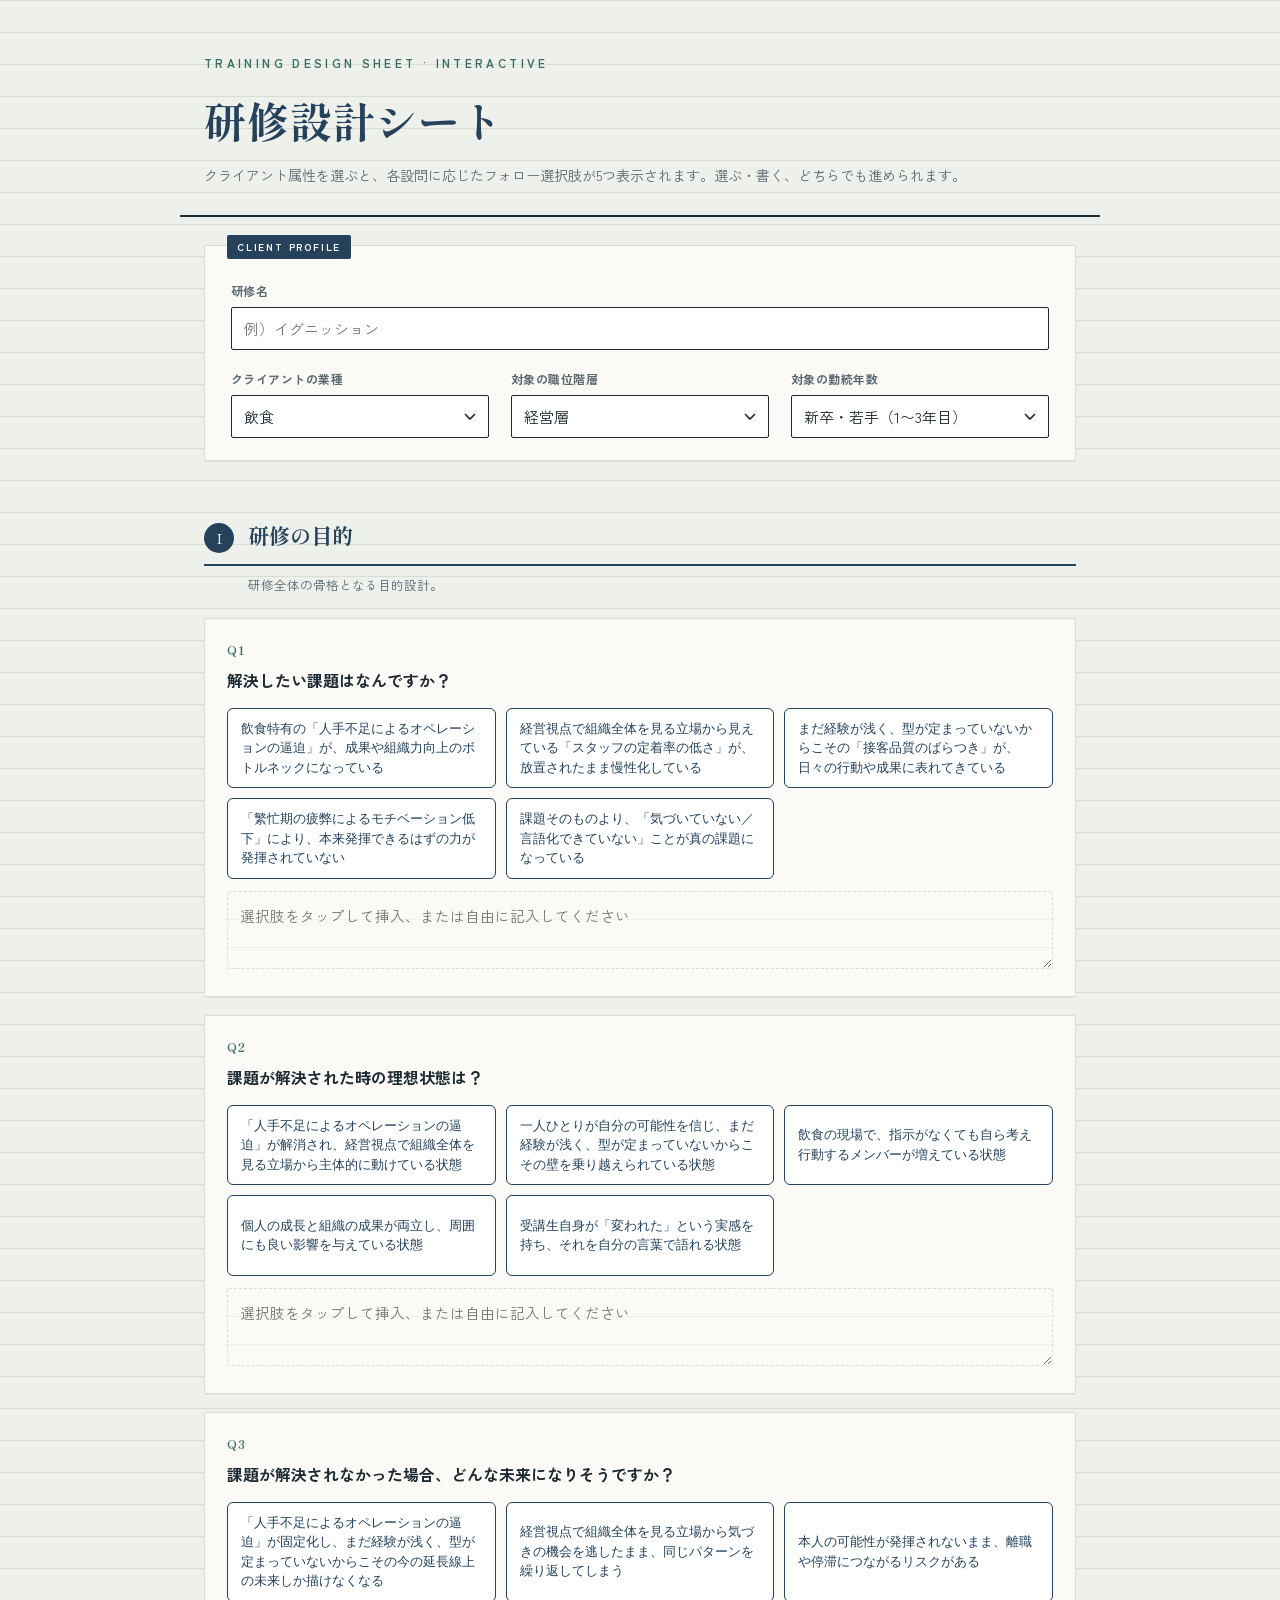
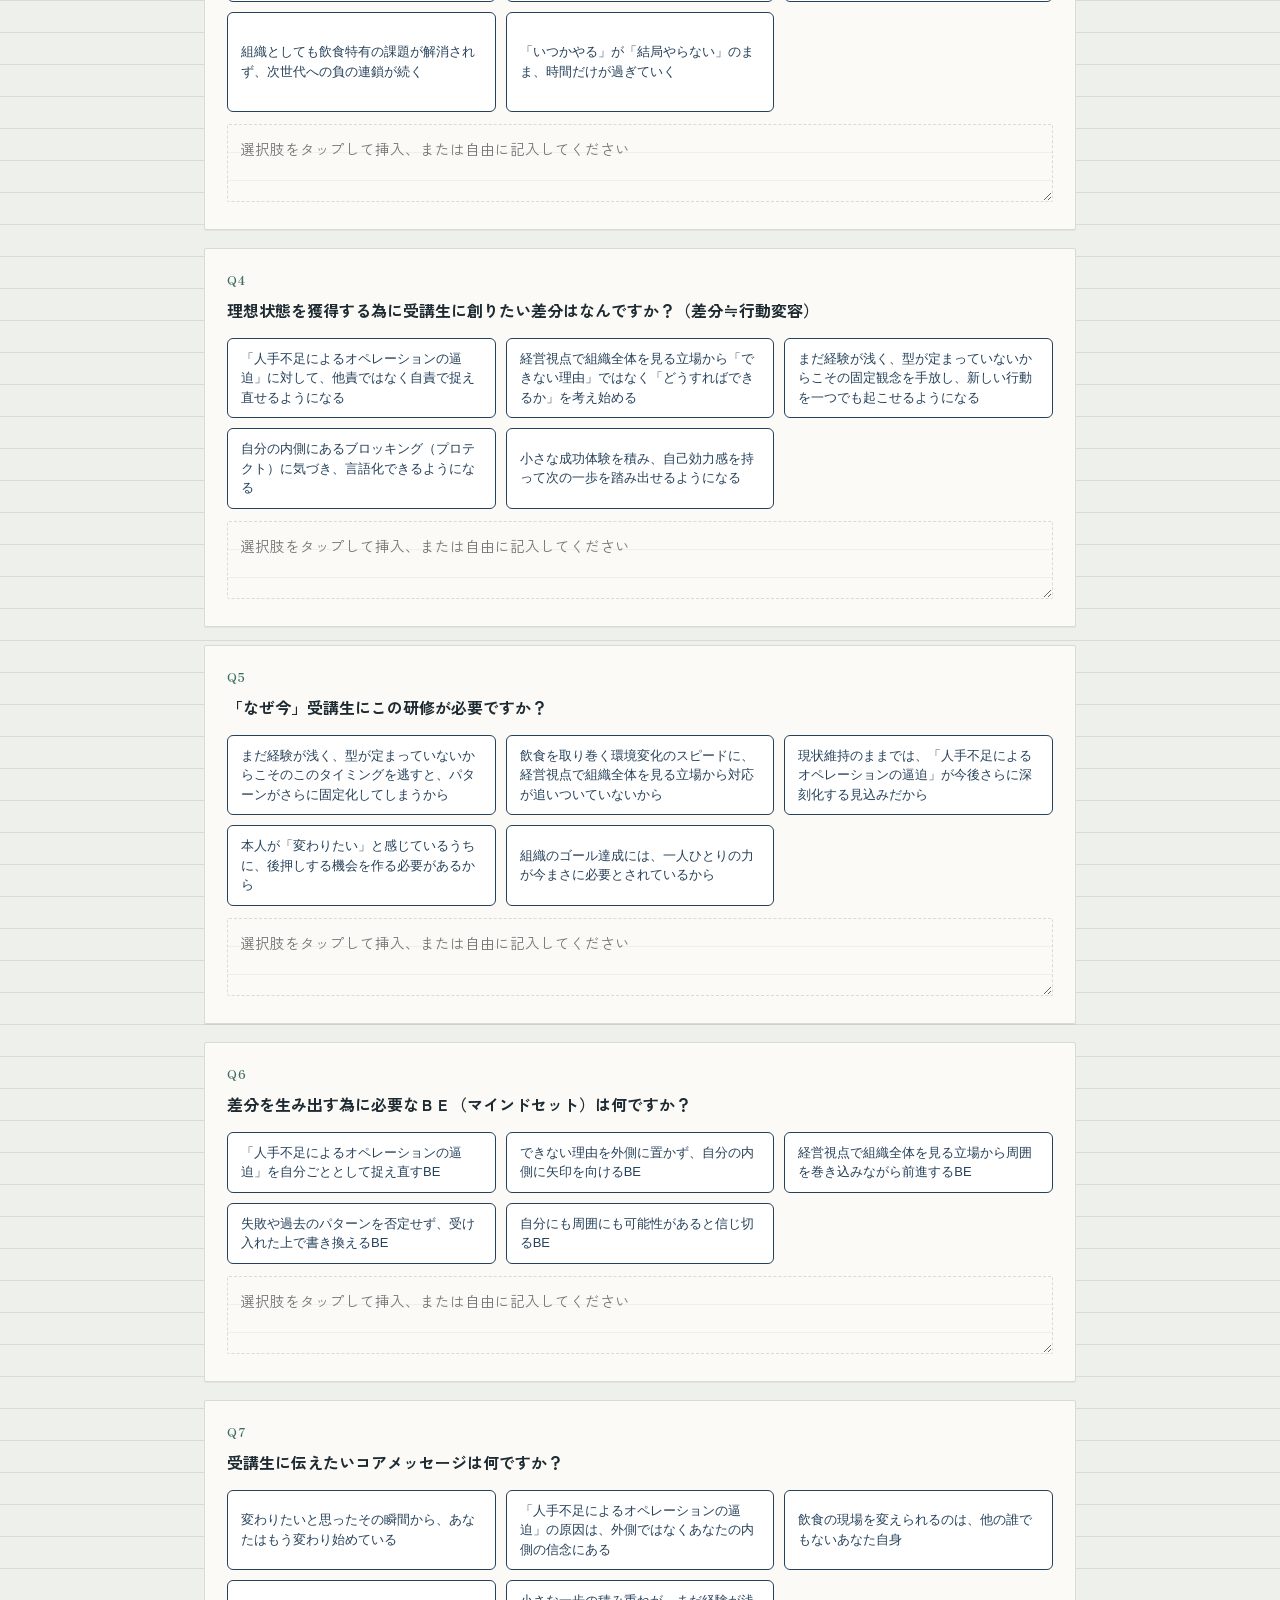
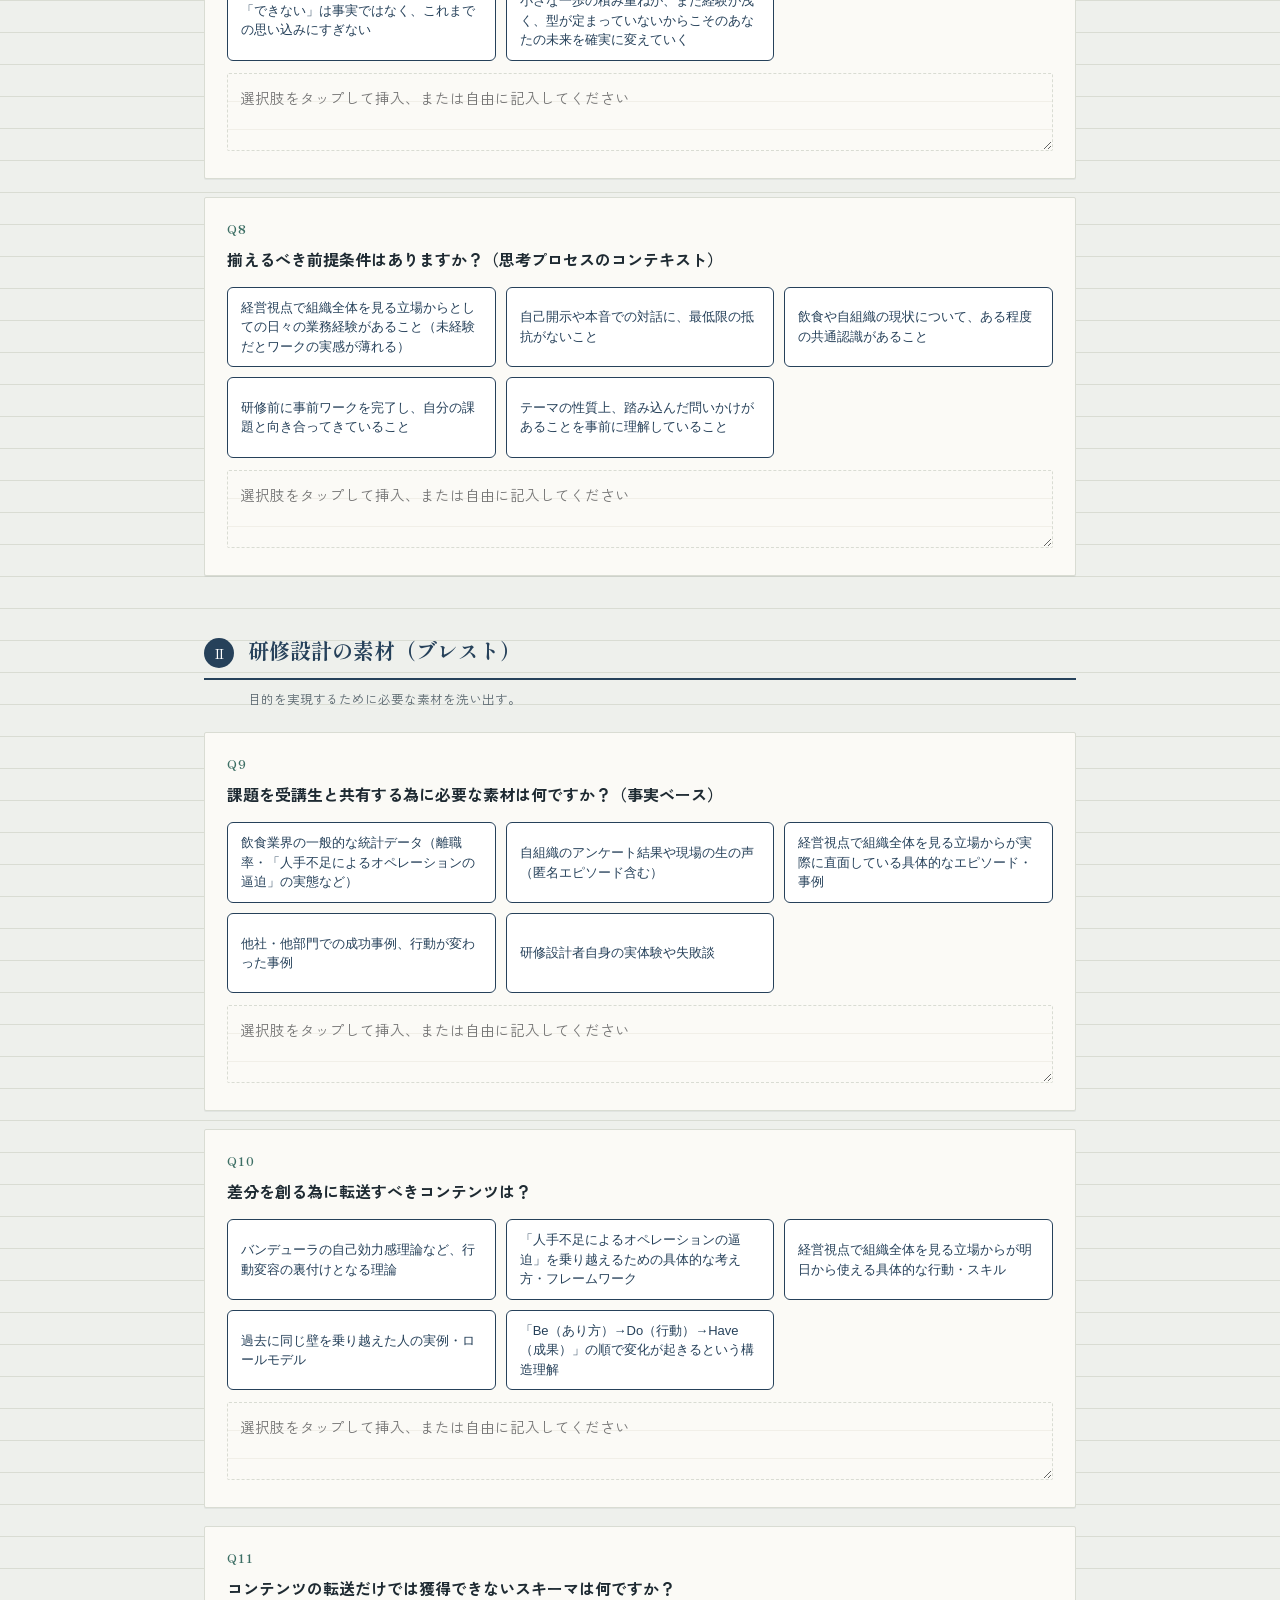
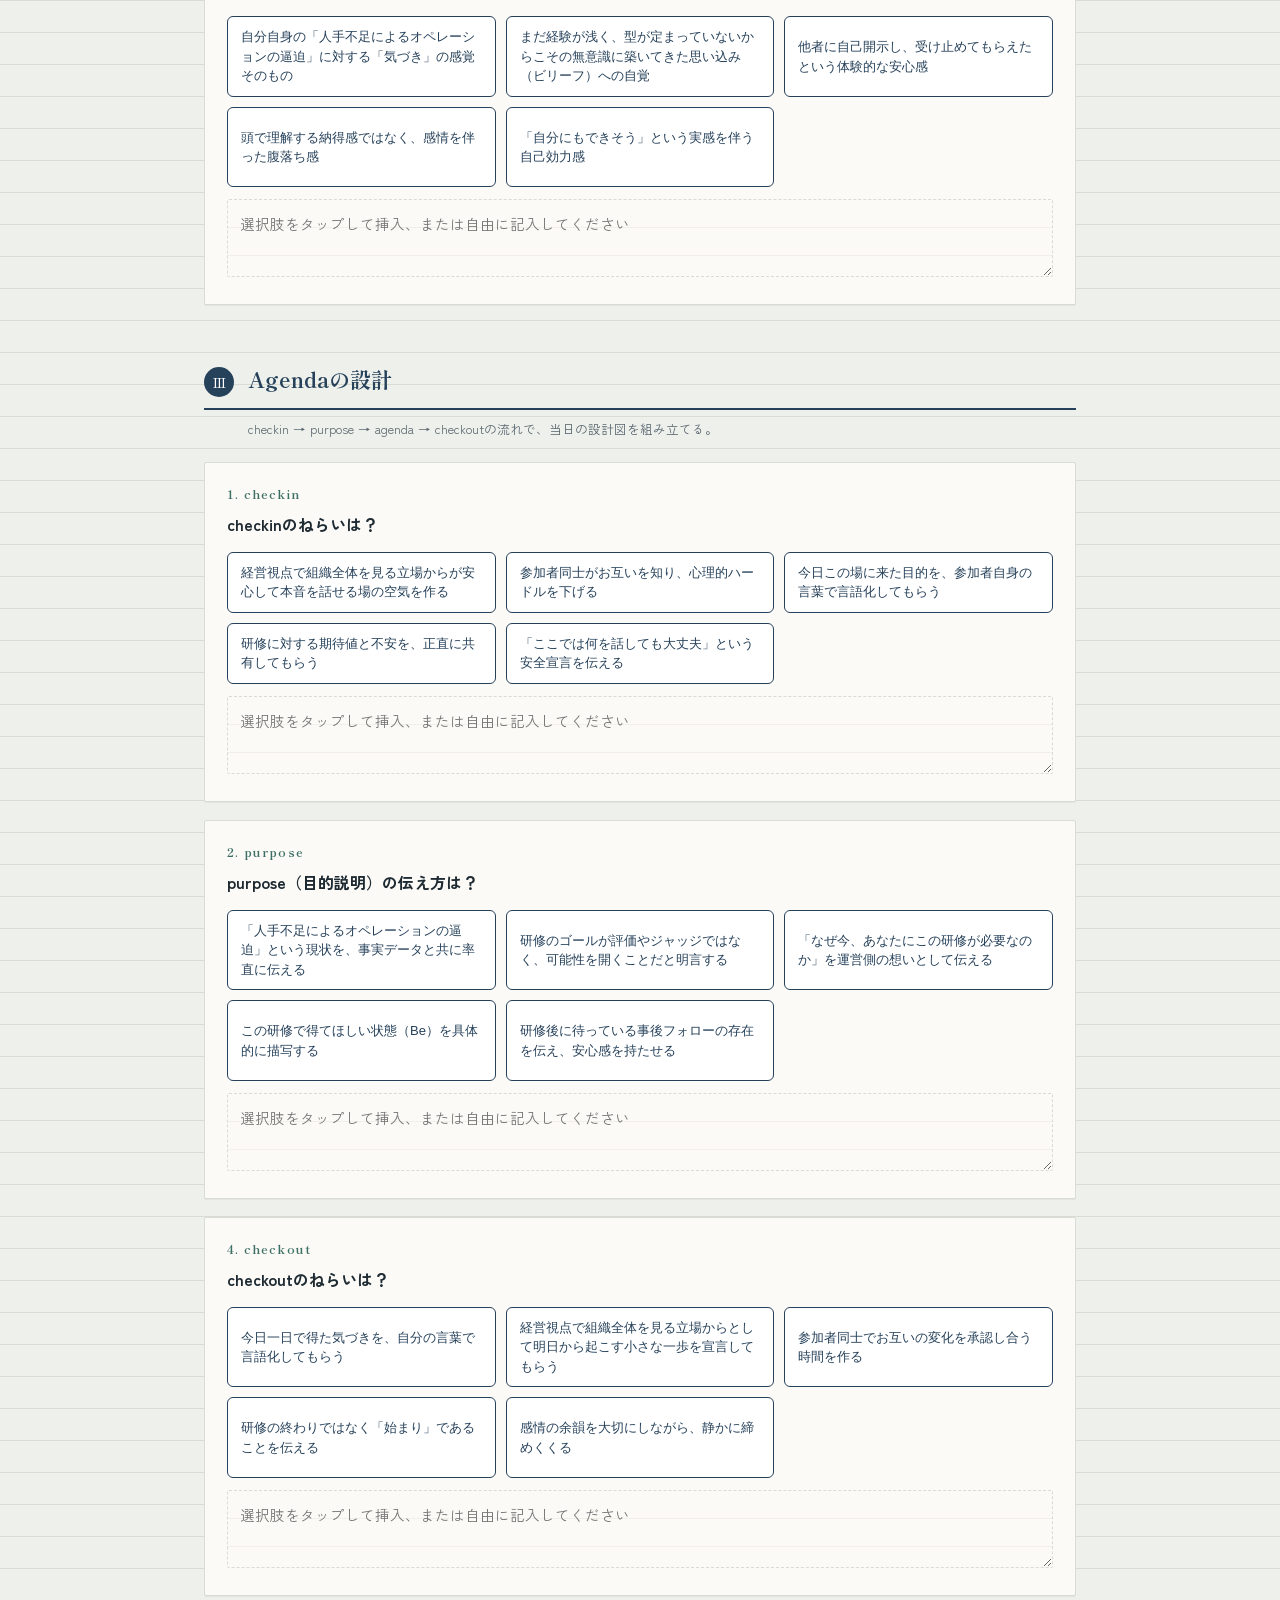
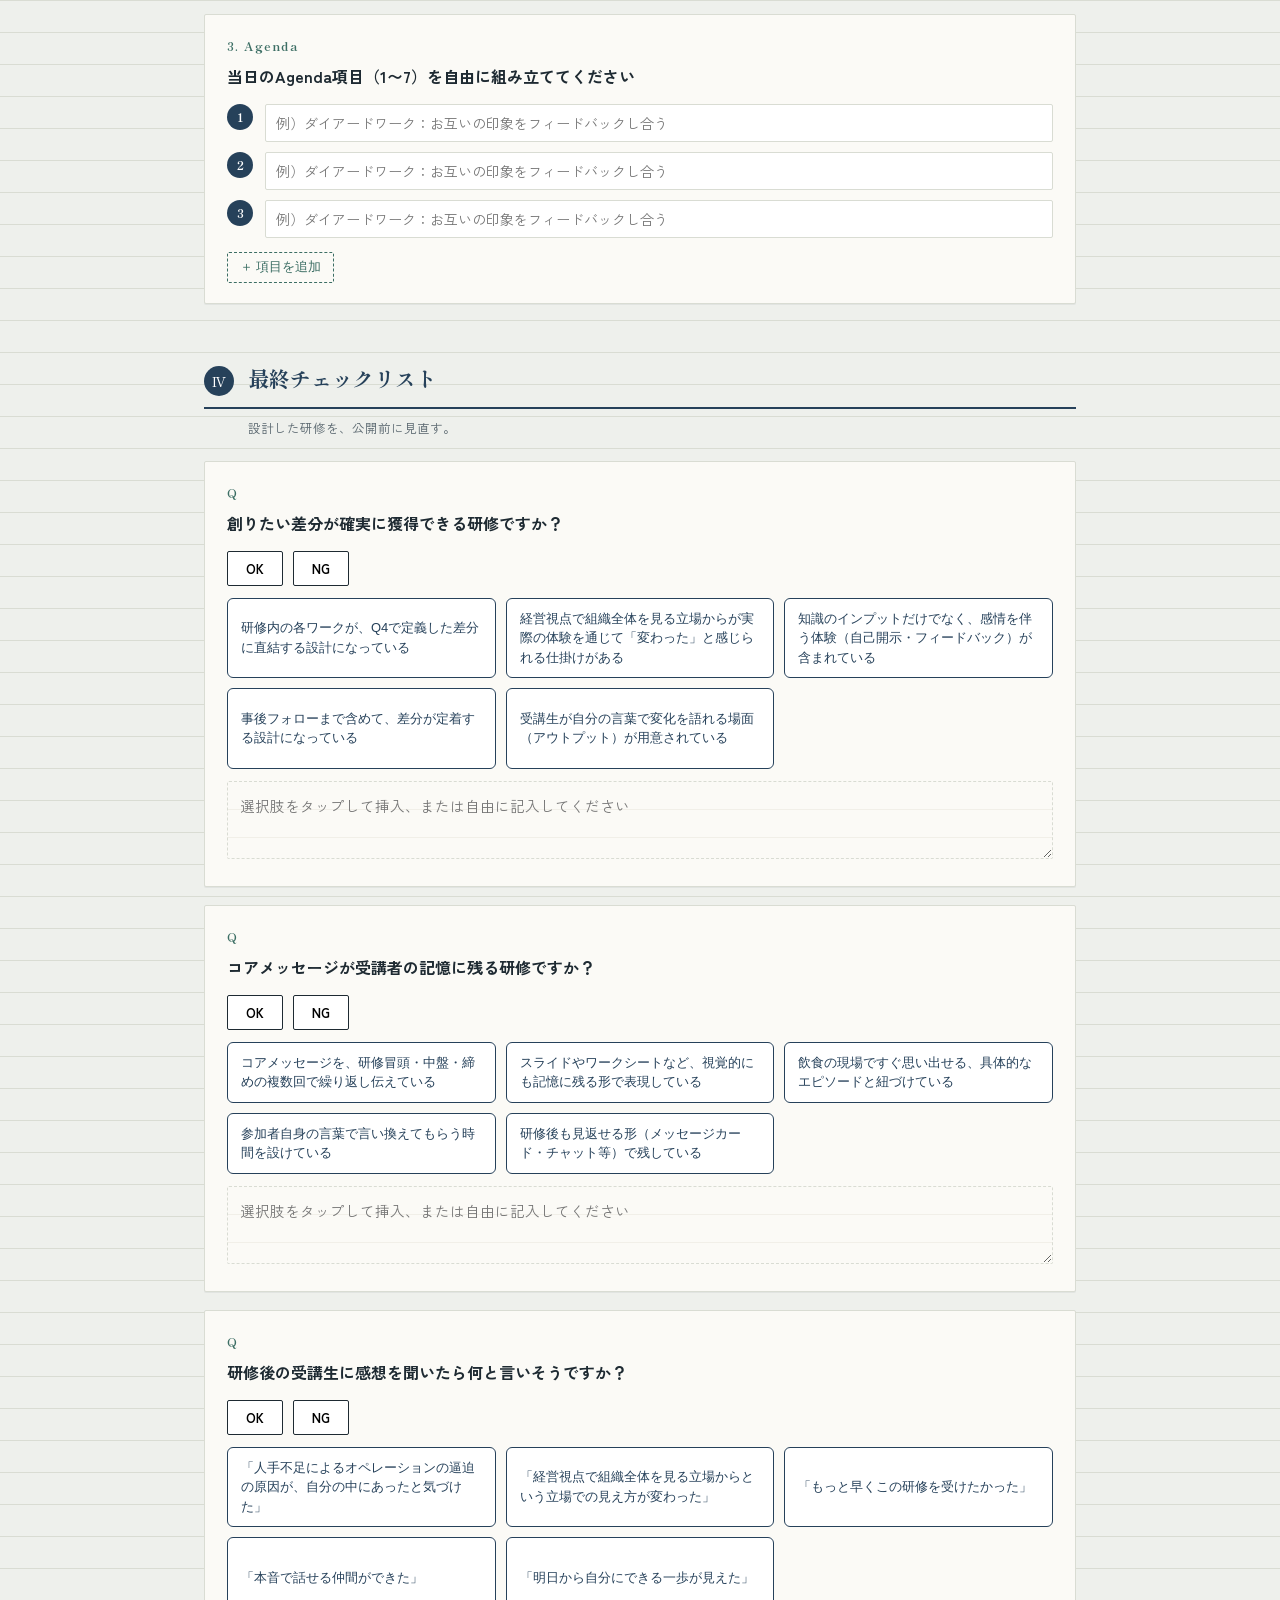
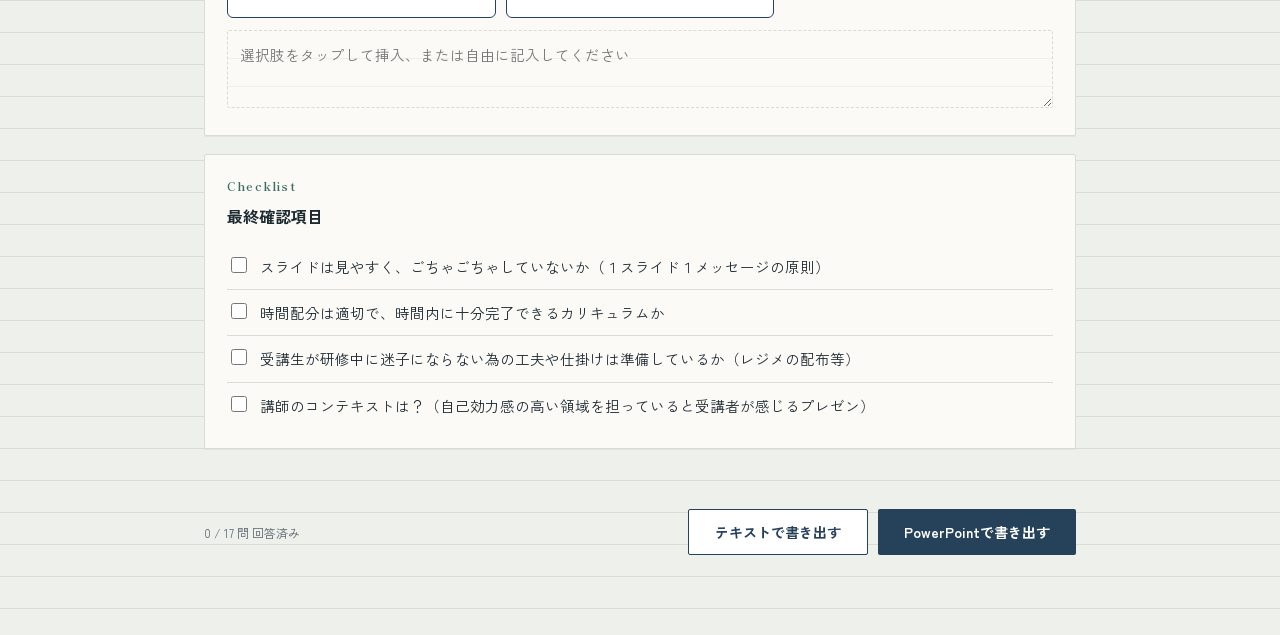
<file: index.html>
<!doctype html>
<html lang="ja">
<head>
<meta charset="UTF-8">
<meta name="viewport" content="width=device-width, initial-scale=1.0">
<title>研修設計シート — Design Desk</title>
<link rel="preconnect" href="https://fonts.googleapis.com">
<link href="https://fonts.googleapis.com/css2?family=Shippori+Mincho:wght@500;700&family=Zen+Kaku+Gothic+New:wght@400;500;700;900&display=swap" rel="stylesheet">
<link rel="stylesheet" href="style.css">
<script src="vendor/pptxgen.bundle.js"></script>
</head>
<body>

<header class="top">
  <div class="eyebrow">Training Design Sheet · Interactive</div>
  <h1 class="title">研修設計シート</h1>
  <div class="sub">クライアント属性を選ぶと、各設問に応じたフォロー選択肢が5つ表示されます。選ぶ・書く、どちらでも進められます。</div>
</header>

<div class="wrap">
  <div class="desk">
    <div class="field-row">
      <div class="field company">
        <label for="f-title">研修名</label>
        <input type="text" id="f-title" placeholder="例）イグニッション">
      </div>
    </div>
    <div class="field-row" style="margin-top:18px;">
      <div class="field">
        <label for="f-industry">クライアントの業種</label>
        <select id="f-industry"></select>
        <div class="other-note" id="other-note">「その他」を選んだ場合は、実際の業種に一番近いものを上のリストから選び直すことをおすすめします。近い業種を選ぶことで、より的確な選択肢が表示されます。</div>
      </div>
      <div class="field">
        <label for="f-position">対象の職位階層</label>
        <select id="f-position"></select>
      </div>
      <div class="field">
        <label for="f-tenure">対象の勤続年数</label>
        <select id="f-tenure"></select>
      </div>
    </div>
  </div>

  <div id="sections"></div>
</div>

<footer class="bottom">
  <span id="progress">0 / 0 問 回答済み</span>
  <div style="display:flex;gap:10px;">
    <button type="button" class="export-btn secondary" id="export-btn">テキストで書き出す</button>
    <button type="button" class="export-btn" id="pptx-btn">PowerPointで書き出す</button>
  </div>
</footer>

<script src="data.js"></script>
<script src="app.js"></script>
</body>
</html>
</file>
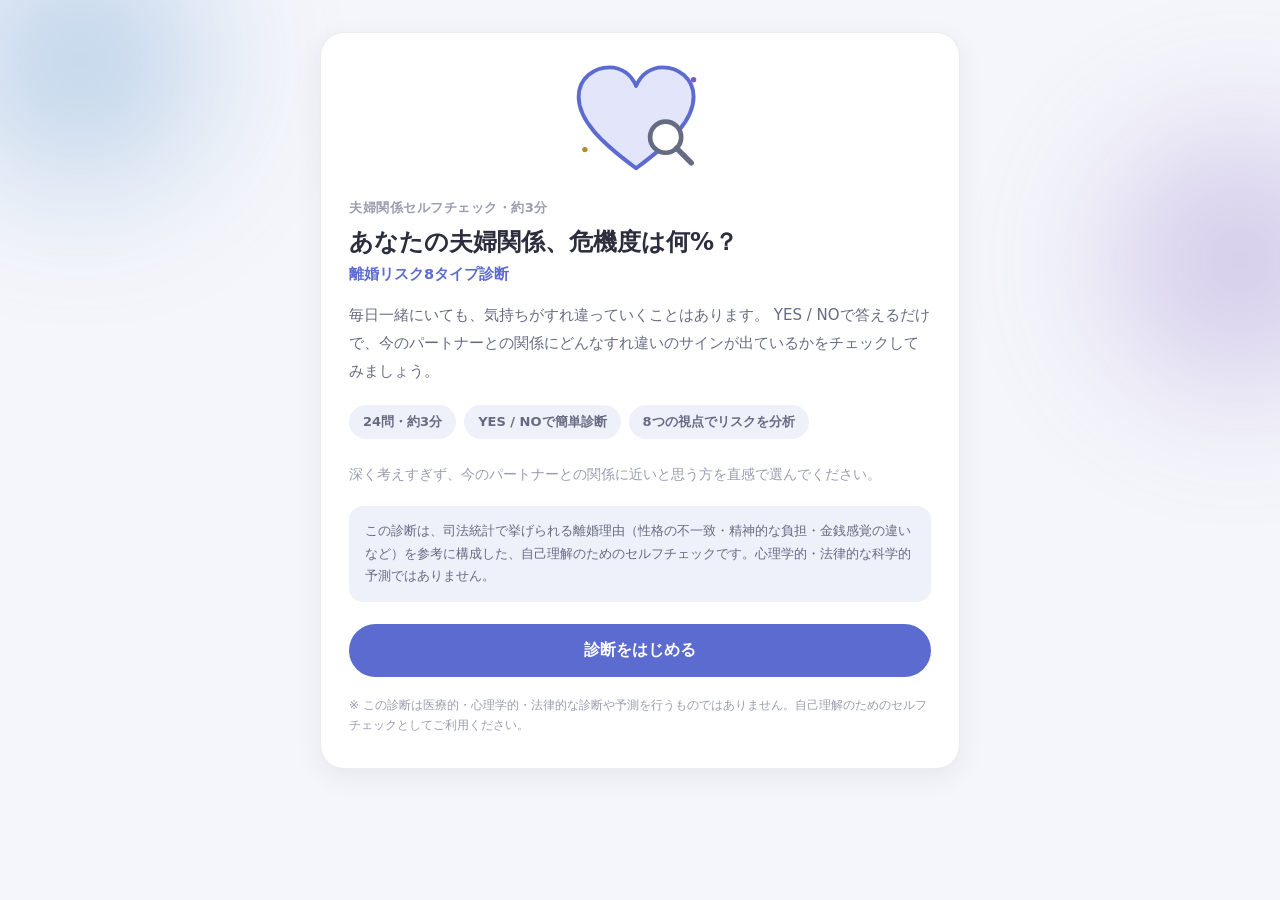
<file: divorce/index.html>
<!doctype html>
<html lang="ja">
<head>
<meta charset="UTF-8">
<meta name="viewport" content="width=device-width, initial-scale=1.0">
<title>夫婦関係の危機度セルフチェック | 離婚リスク診断</title>
<link rel="stylesheet" href="style.css">
</head>
<body>
<div class="app" id="app">

  <!-- INTRO -->
  <section class="screen" id="screen-intro">
    <div class="card">
      <div class="intro-illustration" aria-hidden="true">
        <svg width="132" height="118" viewBox="0 0 170 150" fill="none">
          <circle cx="20" cy="22" r="4.5" fill="var(--cat-communication)"/>
          <circle cx="154" cy="18" r="3.5" fill="var(--cat-values)"/>
          <circle cx="14" cy="108" r="3.5" fill="var(--cat-money)"/>
          <path d="M80 132
                   C 34 98, 6 70, 6 40
                   C 6 16, 26 2, 46 2
                   C 62 2, 74 12, 80 26
                   C 86 12, 98 2, 114 2
                   C 134 2, 154 16, 154 40
                   C 154 70, 126 98, 80 132 Z"
                fill="var(--accent-soft)" stroke="var(--accent)" stroke-width="5" stroke-linejoin="round"/>
          <circle cx="118" cy="92" r="20" fill="var(--surface-1)" stroke="var(--text-secondary)" stroke-width="6"/>
          <line x1="132" y1="106" x2="151" y2="125" stroke="var(--text-secondary)" stroke-width="7" stroke-linecap="round"/>
        </svg>
      </div>
      <p class="eyebrow">夫婦関係セルフチェック・約3分</p>
      <h1>あなたの夫婦関係、危機度は何%？</h1>
      <p class="subtitle">離婚リスク8タイプ診断</p>
      <p class="lead">
        毎日一緒にいても、気持ちがすれ違っていくことはあります。
        YES / NOで答えるだけで、今のパートナーとの関係にどんなすれ違いのサインが出ているかをチェックしてみましょう。
      </p>
      <ul class="feature-list">
        <li>24問・約3分</li>
        <li>YES / NOで簡単診断</li>
        <li>8つの視点でリスクを分析</li>
      </ul>
      <p class="guidance">深く考えすぎず、今のパートナーとの関係に近いと思う方を直感で選んでください。</p>
      <p class="intro-notice">
        この診断は、司法統計で挙げられる離婚理由（性格の不一致・精神的な負担・金銭感覚の違いなど）を参考に構成した、自己理解のためのセルフチェックです。心理学的・法律的な科学的予測ではありません。
      </p>
      <button class="btn btn-primary" id="btn-start">診断をはじめる</button>
      <p class="disclaimer">※ この診断は医療的・心理学的・法律的な診断や予測を行うものではありません。自己理解のためのセルフチェックとしてご利用ください。</p>
    </div>
  </section>

  <!-- QUIZ -->
  <section class="screen" id="screen-quiz" hidden>
    <div class="card">
      <p class="eyebrow">夫婦関係 危機度診断</p>
      <div class="progress-wrap">
        <div class="progress-bar"><div class="progress-fill" id="progress-fill"></div></div>
        <p class="progress-label" id="progress-label">Q1 / 24</p>
      </div>
      <h2 class="question-text" id="question-text"></h2>
      <div class="yesno" id="yesno" role="group" aria-label="回答">
        <button type="button" class="yesno-btn" id="btn-yes" data-value="1">
          <span class="yn-label">YES</span>
          <span class="yn-sub">当てはまる</span>
        </button>
        <button type="button" class="yesno-btn" id="btn-no" data-value="0">
          <span class="yn-label">NO</span>
          <span class="yn-sub">当てはまらない</span>
        </button>
      </div>
      <div class="nav-row">
        <button class="btn btn-ghost" id="btn-back">前の質問に戻る</button>
      </div>
    </div>
  </section>

  <!-- LOADING -->
  <section class="screen" id="screen-loading" hidden>
    <div class="card loading-wrap">
      <div class="loading-spinner" aria-hidden="true"></div>
      <p class="loading-text" id="loading-text">あなたの回答を整理しています…</p>
    </div>
  </section>

  <!-- RESULT -->
  <section class="screen" id="screen-result" hidden>
    <div class="card card-result">
      <p class="result-lead">診断結果</p>

      <div class="ring-wrap">
        <div class="ring-box">
          <svg class="ring-svg" viewBox="0 0 160 160">
            <circle class="ring-track" cx="80" cy="80" r="68" stroke-width="14"></circle>
            <circle class="ring-progress" id="ring-progress" cx="80" cy="80" r="68" stroke-width="14"></circle>
          </svg>
          <div class="ring-center">
            <p class="ring-percent"><span id="ring-percent-num">0</span><span class="ring-percent-sign">%</span></p>
            <p class="ring-caption">危機度の目安</p>
          </div>
        </div>
        <span class="risk-badge" id="risk-badge"></span>
      </div>

      <h1 class="risk-title" id="risk-title"></h1>
      <p class="risk-lead" id="risk-lead"></p>

      <p class="result-note" id="result-note" hidden></p>

      <div class="safety-notice" id="safety-notice" hidden>
        <p class="safety-notice-title">💬 <span id="safety-title"></span></p>
        <p id="safety-body"></p>
        <ul class="safety-contacts" id="safety-contacts"></ul>
      </div>

      <div class="combo-card">
        <p id="risk-body"></p>
      </div>

      <h3 class="scores-heading">特に気になるポイント</h3>
      <div class="risk-focus" id="risk-focus"></div>

      <h3 class="scores-heading">8つの視点でみるスコア</h3>
      <p class="scores-caption">スコアが高い＝関係が悪いという意味ではありません。誰の関係にも、大なり小なりすれ違いの芽はあります。</p>
      <div class="score-chart" id="score-chart"></div>

      <div class="common-message">
        <p id="common-message-body"></p>
        <p id="common-message-footer"></p>
      </div>

      <p class="disclaimer" id="disclaimer-text"></p>

      <div class="action-row">
        <button class="btn btn-share" id="btn-share">
          <svg width="15" height="15" viewBox="0 0 24 24" fill="currentColor" aria-hidden="true"><path d="M18.9 2H22l-7.6 8.7L23.3 22h-7l-5.5-7.2L4.5 22H1.4l8.1-9.3L1 2h7.2l5 6.6L18.9 2Zm-1.2 18h1.7L6.4 3.9H4.6L17.7 20Z"/></svg>
          Xで結果をシェア
        </button>
        <button class="btn btn-ghost" id="btn-restart" style="width:100%">もう一度診断する</button>
      </div>
    </div>
  </section>

</div>
<script src="data.js"></script>
<script src="app.js"></script>
</body>
</html>
</file>
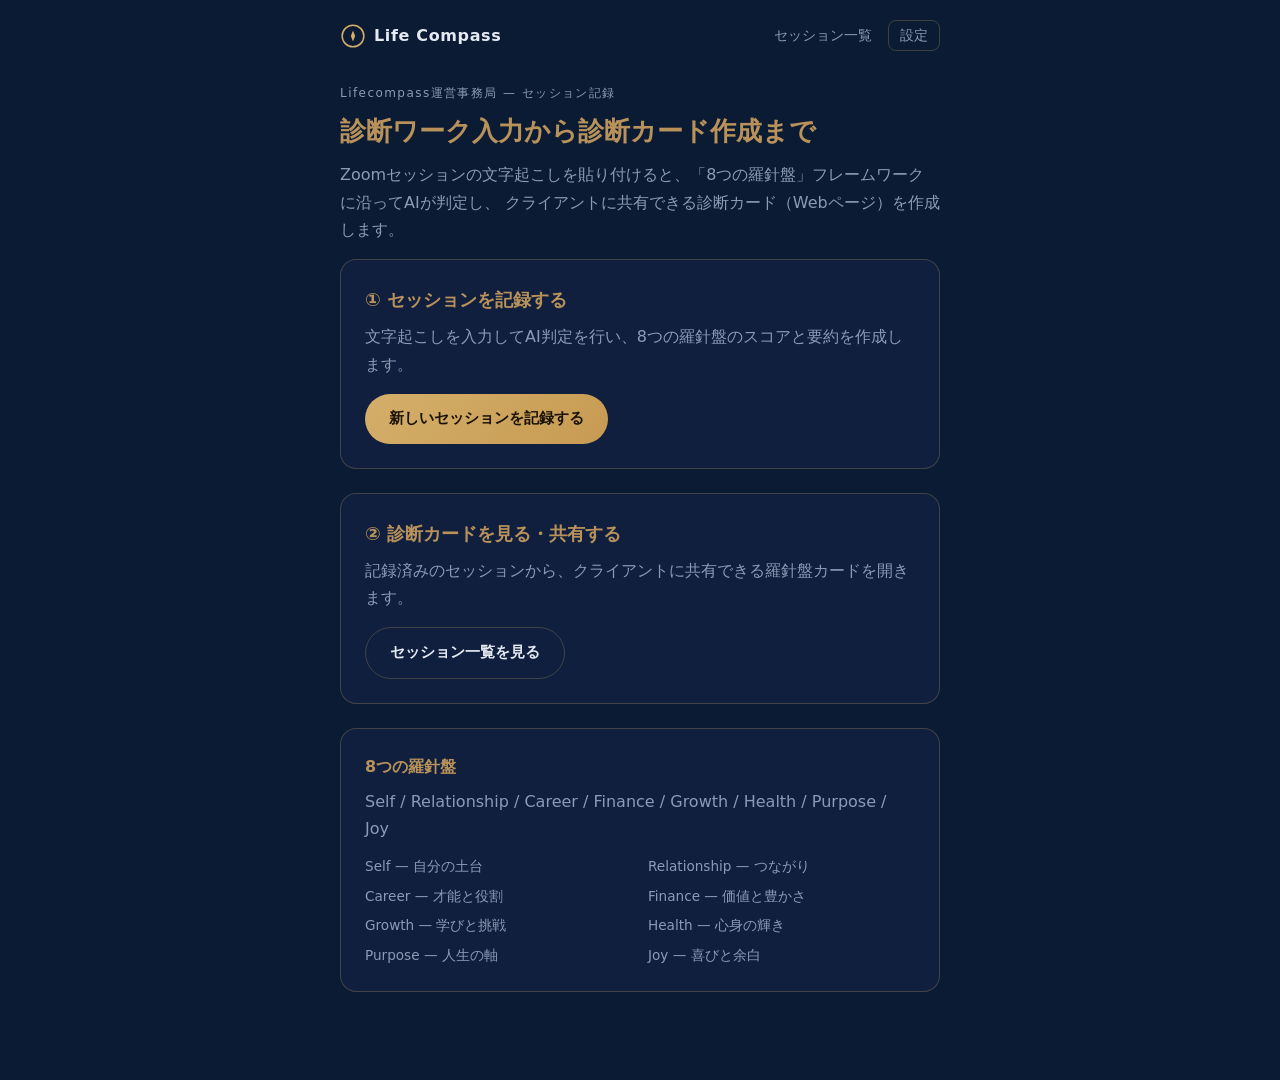
<file: lifecompass/index.html>
<!doctype html>
<html lang="ja">
<head>
<meta charset="UTF-8">
<meta name="viewport" content="width=device-width, initial-scale=1.0">
<title>Life Compass Session | Lifecompass運営事務局</title>
<link rel="stylesheet" href="style.css">
</head>
<body>

<div class="topbar">
  <a class="brand" href="index.html">
    <svg class="compass-icon" viewBox="0 0 24 24" fill="none" stroke="#D4AF6A" stroke-width="1.4">
      <circle cx="12" cy="12" r="10"/>
      <polygon points="12,7 14,12 12,17 10,12" fill="#D4AF6A" stroke="none"/>
    </svg>
    <span class="brand-name">Life Compass</span>
  </a>
  <div class="nav-links">
    <a href="sessions.html">セッション一覧</a>
    <button class="btn-icon" id="btn-settings" type="button">設定</button>
  </div>
</div>

<div class="page">
  <p class="eyebrow" style="text-transform:none;">Lifecompass運営事務局 — セッション記録</p>
  <h1>診断ワーク入力から診断カード作成まで</h1>
  <p class="lead">
    Zoomセッションの文字起こしを貼り付けると、「8つの羅針盤」フレームワークに沿ってAIが判定し、
    クライアントに共有できる診断カード（Webページ）を作成します。
  </p>

  <div class="panel">
    <h2>① セッションを記録する</h2>
    <p class="lead">文字起こしを入力してAI判定を行い、8つの羅針盤のスコアと要約を作成します。</p>
    <a class="btn btn-primary" href="input.html">新しいセッションを記録する</a>
  </div>

  <div class="panel">
    <h2>② 診断カードを見る・共有する</h2>
    <p class="lead">記録済みのセッションから、クライアントに共有できる羅針盤カードを開きます。</p>
    <a class="btn btn-ghost" href="sessions.html">セッション一覧を見る</a>
  </div>

  <div class="panel">
    <h3>8つの羅針盤</h3>
    <p class="lead" style="margin-bottom:0.8rem;">Self / Relationship / Career / Finance / Growth / Health / Purpose / Joy</p>
    <div id="compass-legend" style="display:grid;grid-template-columns:1fr 1fr;gap:0.4rem 1rem;font-size:0.85rem;color:var(--text-muted);"></div>
  </div>
</div>

<!-- 設定モーダル -->
<div class="modal-backdrop" id="modal-settings" hidden>
  <div class="modal">
    <h2>設定</h2>
    <p class="hint">AI判定にはAnthropic Claude APIを直接ブラウザから呼び出します。APIキーはこの端末のブラウザ内にのみ保存されます。</p>
    <label for="input-api-key">Anthropic APIキー</label>
    <input type="password" id="input-api-key" placeholder="sk-ant-...">
    <label for="input-model">モデル</label>
    <input type="text" id="input-model" placeholder="claude-sonnet-4-5">
    <div class="modal-actions">
      <button class="btn btn-ghost" id="btn-settings-cancel" type="button">閉じる</button>
      <button class="btn btn-primary" id="btn-settings-save" type="button">保存</button>
    </div>
  </div>
</div>

<script src="common.js"></script>
<script>
  const legend = document.getElementById("compass-legend");
  COMPASSES.forEach((c) => {
    const div = document.createElement("div");
    div.textContent = `${c.en} — ${c.ja}`;
    legend.appendChild(div);
  });

  const modal = document.getElementById("modal-settings");
  document.getElementById("btn-settings").addEventListener("click", () => {
    document.getElementById("input-api-key").value = Settings.apiKey;
    document.getElementById("input-model").value = Settings.model;
    modal.hidden = false;
  });
  document.getElementById("btn-settings-cancel").addEventListener("click", () => (modal.hidden = true));
  document.getElementById("btn-settings-save").addEventListener("click", () => {
    Settings.apiKey = document.getElementById("input-api-key").value.trim();
    Settings.model = document.getElementById("input-model").value.trim() || undefined;
    modal.hidden = true;
  });
</script>
</body>
</html>
</file>
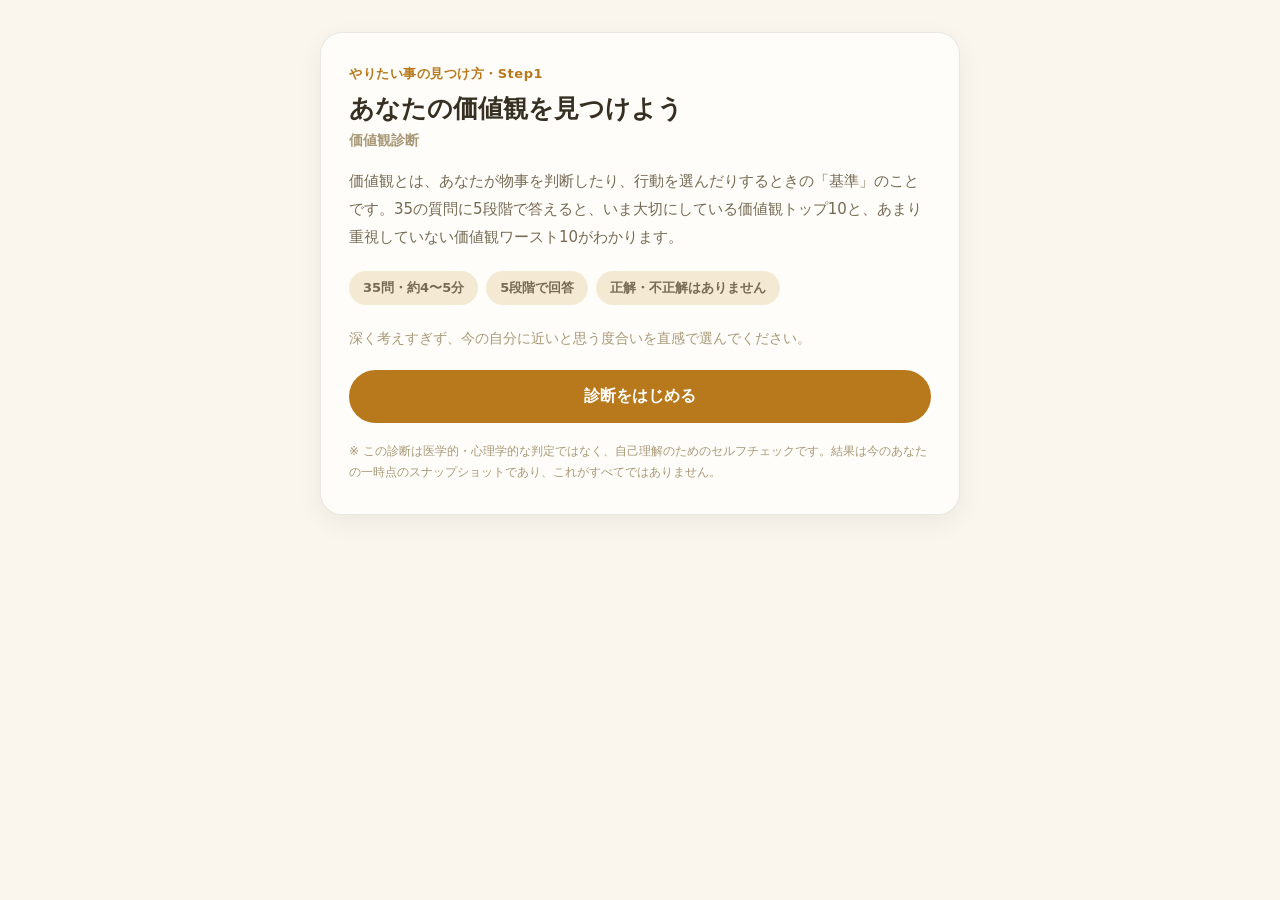
<file: values-diagnosis/index.html>
<!doctype html>
<html lang="ja">
<head>
<meta charset="UTF-8">
<meta name="viewport" content="width=device-width, initial-scale=1.0">
<title>あなたの価値観を見つけよう | 価値観診断</title>
<meta name="description" content="35の質問に5段階で答えるだけ。78個の価値観から、あなたが大切にしているベスト10・優先度が低いワースト10がわかる価値観診断です。">
<meta name="theme-color" content="#b8791c">

<meta property="og:type" content="website">
<meta property="og:title" content="あなたの価値観を見つけよう | 価値観診断">
<meta property="og:description" content="35の質問に5段階で答えるだけ。78個の価値観から、あなたが大切にしているベスト10・優先度が低いワースト10がわかる価値観診断です。">
<meta property="og:image" content="og-image.png">
<meta property="og:locale" content="ja_JP">

<meta name="twitter:card" content="summary_large_image">
<meta name="twitter:title" content="あなたの価値観を見つけよう | 価値観診断">
<meta name="twitter:description" content="35の質問に5段階で答えるだけ。78個の価値観から、あなたが大切にしているベスト10・優先度が低いワースト10がわかる価値観診断です。">
<meta name="twitter:image" content="og-image.png">

<link rel="stylesheet" href="style.css">
</head>
<body>
<div class="app" id="app">

  <!-- INTRO -->
  <section class="screen" id="screen-intro">
    <div class="card">
      <p class="eyebrow" id="intro-eyebrow"></p>
      <h1 id="intro-title"></h1>
      <p class="subtitle" id="intro-subtitle"></p>
      <p class="lead" id="intro-lead"></p>
      <ul class="feature-list">
        <li>35問・約4〜5分</li>
        <li>5段階で回答</li>
        <li>正解・不正解はありません</li>
      </ul>
      <p class="guidance" id="intro-guidance"></p>
      <button class="btn btn-primary" id="btn-start">診断をはじめる</button>
      <p class="disclaimer" id="intro-disclaimer"></p>
    </div>
  </section>

  <!-- QUIZ -->
  <section class="screen" id="screen-quiz" hidden>
    <div class="card">
      <div class="progress-wrap">
        <div class="progress-bar"><div class="progress-fill" id="progress-fill"></div></div>
        <p class="progress-label" id="progress-label">質問 1 / 35</p>
      </div>
      <h2 class="question-text" id="question-text"></h2>
      <div class="options" id="options"></div>
      <div class="nav-row">
        <button class="btn btn-ghost" id="btn-back">前の質問に戻る</button>
      </div>
    </div>
  </section>

  <!-- LOADING -->
  <section class="screen" id="screen-loading" hidden>
    <div class="card loading-wrap">
      <div class="loading-spinner" aria-hidden="true"></div>
      <p class="loading-text" id="loading-text"></p>
    </div>
  </section>

  <!-- RESULT -->
  <section class="screen" id="screen-result" hidden>
    <div class="card card-result">
      <h1>あなたの価値観ランキング</h1>

      <p class="type-lead">あなたのタイプは</p>
      <div class="type-block">
        <p class="type-rank">1位タイプ・メインの傾向</p>
        <p class="type-name" id="primary-type-name"></p>
        <p class="type-desc" id="primary-type-desc"></p>
      </div>
      <div class="type-block">
        <p class="type-rank">2位タイプ・次に強い傾向</p>
        <p class="type-name" id="secondary-type-name"></p>
        <p class="type-desc" id="secondary-type-desc"></p>
      </div>

      <p class="result-lead" id="result-lead"></p>

      <div class="rank-section-title"><span class="swatch" style="background:var(--best)"></span>大切にしている価値観 ベスト10</div>
      <div class="rank-list" id="best-list"></div>

      <div class="rank-section-title"><span class="swatch" style="background:var(--worst)"></span>優先度が低い価値観 ワースト10</div>
      <p class="rank-note" id="worst-note"></p>
      <div class="rank-list" id="worst-list"></div>

      <div class="next-step-box">
        <p id="next-step-text"></p>
      </div>

      <div class="action-row no-print">
        <button class="btn btn-ghost" id="btn-pdf">結果をPDFで保存</button>
        <button class="btn btn-primary" id="btn-restart">もう一度診断する</button>
      </div>
    </div>
  </section>

</div>
<script src="data.js"></script>
<script src="app.js"></script>
</body>
</html>
</file>
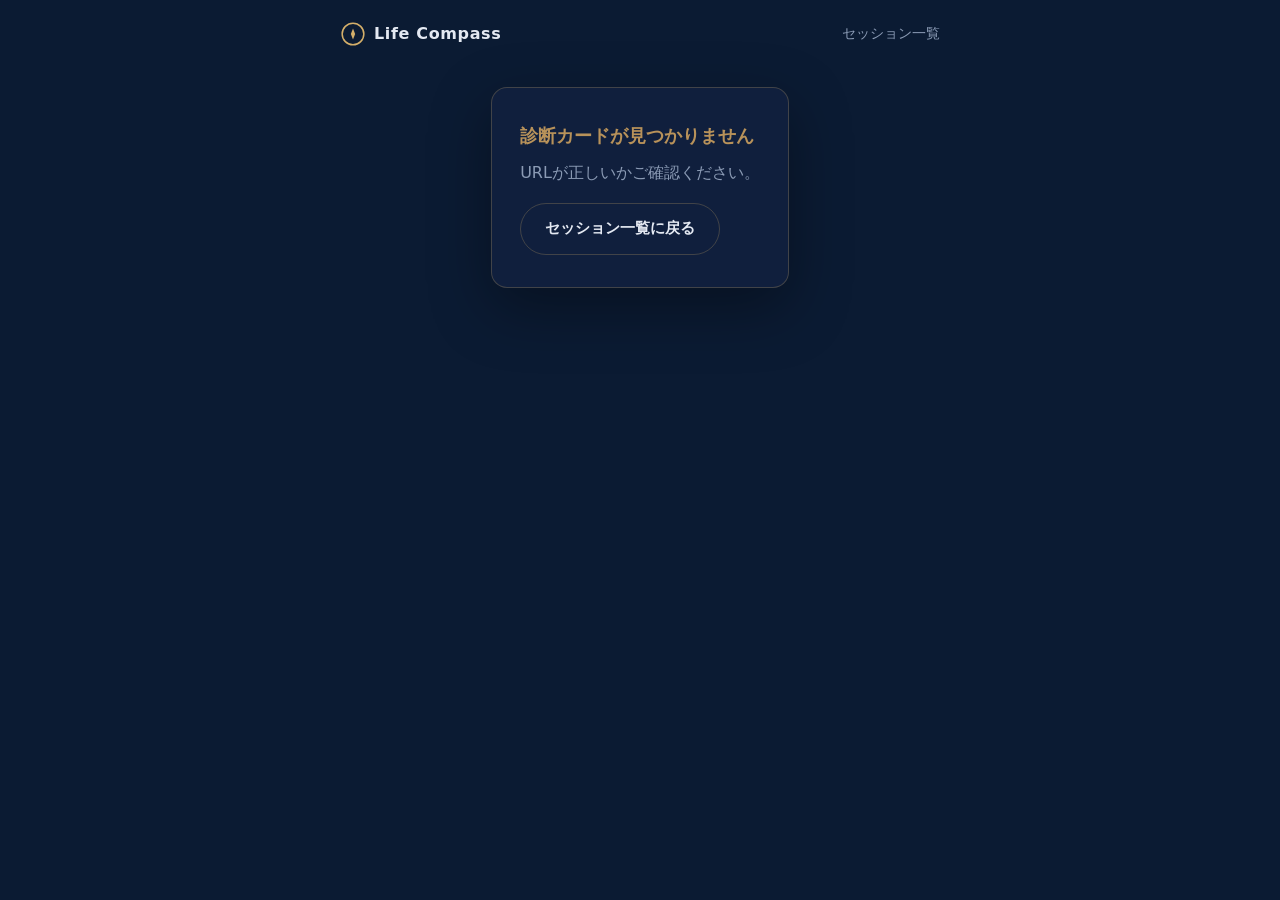
<file: lifecompass/card.html>
<!doctype html>
<html lang="ja">
<head>
<meta charset="UTF-8">
<meta name="viewport" content="width=device-width, initial-scale=1.0">
<title>診断カード | Life Compass Session</title>
<link rel="stylesheet" href="style.css">
</head>
<body>

<div class="topbar">
  <a class="brand" href="index.html">
    <svg class="compass-icon" viewBox="0 0 24 24" fill="none" stroke="#D4AF6A" stroke-width="1.4">
      <circle cx="12" cy="12" r="10"/>
      <polygon points="12,7 14,12 12,17 10,12" fill="#D4AF6A" stroke="none"/>
    </svg>
    <span class="brand-name">Life Compass</span>
  </a>
  <div class="nav-links">
    <a href="sessions.html">セッション一覧</a>
  </div>
</div>

<div class="card-page">
  <div id="card-root"></div>
</div>

<script src="common.js"></script>
<script src="vendor/chart.umd.min.js"></script>
<script>
  function getSession() {
    const params = new URLSearchParams(location.search);
    if (params.get("data")) {
      try {
        return decodeSessionFromUrl(params.get("data"));
      } catch (e) {
        console.error(e);
        return null;
      }
    }
    if (params.get("id")) {
      return Store.get(params.get("id"));
    }
    return null;
  }

  const session = getSession();
  const root = document.getElementById("card-root");

  if (!session) {
    root.innerHTML = `
      <div class="compass-card">
        <h2>診断カードが見つかりません</h2>
        <p class="lead">URLが正しいかご確認ください。</p>
        <a class="btn btn-ghost" href="sessions.html">セッション一覧に戻る</a>
      </div>`;
  } else {
    root.innerHTML = `
      <div class="compass-card">
        <div class="card-header">
          <svg class="compass-icon" viewBox="0 0 24 24" fill="none" stroke="#D4AF6A" stroke-width="1.2">
            <circle cx="12" cy="12" r="10"/>
            <polygon points="12,7 14,12 12,17 10,12" fill="#D4AF6A" stroke="none"/>
          </svg>
          <p class="session-label">Life Compass Session</p>
          <p class="client-name">${session.client_name} 様</p>
          <p class="session-meta">${session.session_date} ・ 第${session.session_number}回セッション${session.theme ? " ・ " + session.theme : ""}</p>
        </div>

        <div class="chart-wrap">
          <canvas id="radar-chart"></canvas>
        </div>

        <div class="card-section">
          <h3>今日の気づき</h3>
          <p>${(session.overall_summary || "").replace(/\n/g, "<br>")}</p>
        </div>

        <div class="card-section">
          <h3>次の一歩</h3>
          <p>${(session.next_step || "").replace(/\n/g, "<br>")}</p>
        </div>

        <div class="card-footer">G7 — Believe in Possibilities.</div>

        <div class="card-share-row">
          <button class="btn btn-ghost btn-block" id="btn-copy-link">共有リンクをコピー</button>
        </div>
      </div>
    `;

    const ctx = document.getElementById("radar-chart").getContext("2d");
    new Chart(ctx, {
      type: "radar",
      data: {
        labels: COMPASSES.map((c) => c.en),
        datasets: [
          {
            data: COMPASSES.map((c) => (session.compasses[c.key] || {}).score || 0),
            backgroundColor: "rgba(212,175,106,0.18)",
            borderColor: "#D4AF6A",
            borderWidth: 2,
            pointBackgroundColor: "#D4AF6A",
            pointBorderColor: "#0B1B33",
            pointRadius: 4,
          },
        ],
      },
      options: {
        responsive: true,
        maintainAspectRatio: false,
        plugins: { legend: { display: false } },
        scales: {
          r: {
            min: 0,
            max: 10,
            ticks: { display: false, stepSize: 2 },
            grid: { color: "rgba(255,255,255,0.12)" },
            angleLines: { color: "rgba(255,255,255,0.15)" },
            pointLabels: { color: "#C9D2E0", font: { size: 11 } },
          },
        },
      },
    });

    document.getElementById("btn-copy-link").addEventListener("click", async () => {
      const url = `${location.origin}${location.pathname}?data=${encodeSessionForUrl(session)}`;
      try {
        await navigator.clipboard.writeText(url);
        const btn = document.getElementById("btn-copy-link");
        const original = btn.textContent;
        btn.textContent = "コピーしました！";
        setTimeout(() => (btn.textContent = original), 1800);
      } catch (e) {
        prompt("以下のURLをコピーしてください:", url);
      }
    });
  }
</script>
</body>
</html>
</file>
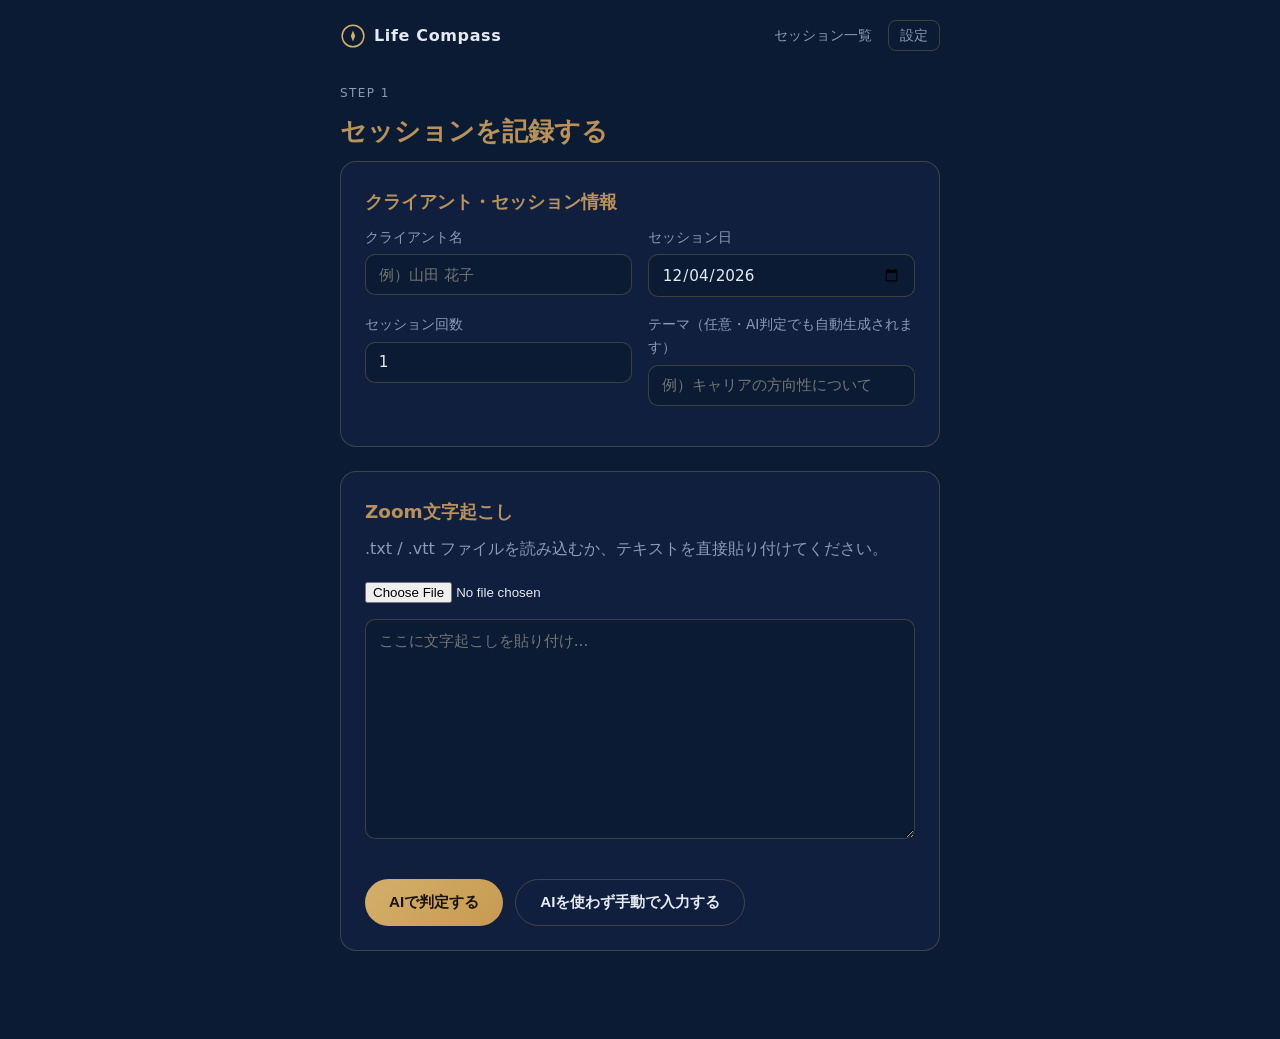
<file: lifecompass/input.html>
<!doctype html>
<html lang="ja">
<head>
<meta charset="UTF-8">
<meta name="viewport" content="width=device-width, initial-scale=1.0">
<title>セッションを記録する | Life Compass</title>
<link rel="stylesheet" href="style.css">
</head>
<body>

<div class="topbar">
  <a class="brand" href="index.html">
    <svg class="compass-icon" viewBox="0 0 24 24" fill="none" stroke="#D4AF6A" stroke-width="1.4">
      <circle cx="12" cy="12" r="10"/>
      <polygon points="12,7 14,12 12,17 10,12" fill="#D4AF6A" stroke="none"/>
    </svg>
    <span class="brand-name">Life Compass</span>
  </a>
  <div class="nav-links">
    <a href="sessions.html">セッション一覧</a>
    <button class="btn-icon" id="btn-settings" type="button">設定</button>
  </div>
</div>

<div class="page">
  <p class="eyebrow">STEP 1</p>
  <h1>セッションを記録する</h1>

  <div class="panel">
    <h2>クライアント・セッション情報</h2>
    <div class="field-row">
      <div>
        <label for="f-client-name">クライアント名</label>
        <input type="text" id="f-client-name" placeholder="例）山田 花子">
      </div>
      <div>
        <label for="f-session-date">セッション日</label>
        <input type="date" id="f-session-date">
      </div>
    </div>
    <div class="field-row">
      <div>
        <label for="f-session-number">セッション回数</label>
        <input type="number" id="f-session-number" min="1" value="1">
      </div>
      <div>
        <label for="f-theme">テーマ（任意・AI判定でも自動生成されます）</label>
        <input type="text" id="f-theme" placeholder="例）キャリアの方向性について">
      </div>
    </div>
  </div>

  <div class="panel">
    <h2>Zoom文字起こし</h2>
    <p class="lead">.txt / .vtt ファイルを読み込むか、テキストを直接貼り付けてください。</p>
    <input type="file" id="f-file" accept=".txt,.vtt,text/plain" style="margin-bottom:1rem;">
    <textarea id="f-transcript" placeholder="ここに文字起こしを貼り付け..." style="min-height:220px;"></textarea>

    <div id="status-area"></div>

    <div class="btn-row">
      <button class="btn btn-primary" id="btn-judge" type="button">AIで判定する</button>
      <button class="btn btn-ghost" id="btn-manual" type="button">AIを使わず手動で入力する</button>
    </div>
  </div>

  <div class="panel" id="panel-review" hidden>
    <p class="eyebrow">STEP 2</p>
    <h2>判定結果の確認・編集</h2>
    <p class="lead">AIの判定結果です。内容を確認し、必要に応じて自由に編集してください。</p>
    <div id="compass-edit-list"></div>

    <label for="f-overall">今日の気づき（総括）</label>
    <textarea id="f-overall" style="min-height:100px;"></textarea>

    <label for="f-next">次の一歩</label>
    <textarea id="f-next" style="min-height:80px;"></textarea>

    <div class="btn-row">
      <button class="btn btn-primary" id="btn-save" type="button">保存して診断カードを作成</button>
    </div>
  </div>
</div>

<!-- 設定モーダル -->
<div class="modal-backdrop" id="modal-settings" hidden>
  <div class="modal">
    <h2>設定</h2>
    <p class="hint">AI判定にはAnthropic Claude APIを直接ブラウザから呼び出します。APIキーはこの端末のブラウザ内にのみ保存されます。</p>
    <label for="input-api-key">Anthropic APIキー</label>
    <input type="password" id="input-api-key" placeholder="sk-ant-...">
    <label for="input-model">モデル</label>
    <input type="text" id="input-model" placeholder="claude-sonnet-4-5">
    <div class="modal-actions">
      <button class="btn btn-ghost" id="btn-settings-cancel" type="button">閉じる</button>
      <button class="btn btn-primary" id="btn-settings-save" type="button">保存</button>
    </div>
  </div>
</div>

<script src="common.js"></script>
<script>
  const els = {
    clientName: document.getElementById("f-client-name"),
    sessionDate: document.getElementById("f-session-date"),
    sessionNumber: document.getElementById("f-session-number"),
    theme: document.getElementById("f-theme"),
    file: document.getElementById("f-file"),
    transcript: document.getElementById("f-transcript"),
    statusArea: document.getElementById("status-area"),
    btnJudge: document.getElementById("btn-judge"),
    btnManual: document.getElementById("btn-manual"),
    panelReview: document.getElementById("panel-review"),
    compassList: document.getElementById("compass-edit-list"),
    overall: document.getElementById("f-overall"),
    next: document.getElementById("f-next"),
    btnSave: document.getElementById("btn-save"),
  };

  els.sessionDate.value = new Date().toISOString().slice(0, 10);

  els.clientName.addEventListener("change", () => {
    if (els.clientName.value.trim()) {
      els.sessionNumber.value = nextSessionNumber(els.clientName.value.trim());
    }
  });

  els.file.addEventListener("change", () => {
    const file = els.file.files[0];
    if (!file) return;
    const reader = new FileReader();
    reader.onload = () => (els.transcript.value = reader.result);
    reader.readAsText(file);
  });

  let currentResult = null; // { theme, compasses, overall_summary, next_step }

  function setStatus(html, cls) {
    els.statusArea.innerHTML = html ? `<div class="status-msg ${cls}">${html}</div>` : "";
  }

  function renderReview(result) {
    currentResult = result;
    els.theme.value = result.theme || els.theme.value;
    els.overall.value = result.overall_summary || "";
    els.next.value = result.next_step || "";

    els.compassList.innerHTML = "";
    COMPASSES.forEach((c) => {
      const data = (result.compasses && result.compasses[c.key]) || { score: 5, summary: "" };
      const row = document.createElement("div");
      row.className = "compass-edit";
      row.dataset.key = c.key;
      row.innerHTML = `
        <div class="compass-edit-head">
          <span class="ja">${c.ja}</span>
          <span class="en">${c.en}</span>
        </div>
        <div class="score-row">
          <input type="range" min="1" max="10" step="1" value="${data.score}" class="c-score">
          <span class="score-value">${data.score}</span>
        </div>
        <textarea class="c-summary" placeholder="要約">${data.summary || ""}</textarea>
      `;
      const range = row.querySelector(".c-score");
      const valueLabel = row.querySelector(".score-value");
      range.addEventListener("input", () => (valueLabel.textContent = range.value));
      els.compassList.appendChild(row);
    });

    els.panelReview.hidden = false;
    els.panelReview.scrollIntoView({ behavior: "smooth" });
  }

  els.btnJudge.addEventListener("click", async () => {
    const transcript = els.transcript.value.trim();
    if (!transcript) {
      setStatus("文字起こしを入力してください。", "error");
      return;
    }
    els.btnJudge.disabled = true;
    setStatus('<span class="spinner"></span>AIが文字起こしを判定しています…（数十秒かかる場合があります）', "info");
    try {
      const result = await judgeTranscript(transcript);
      setStatus("", "");
      renderReview(result);
    } catch (e) {
      console.error(e);
      setStatus(e.message || "判定に失敗しました。", "error");
    } finally {
      els.btnJudge.disabled = false;
    }
  });

  els.btnManual.addEventListener("click", () => {
    renderReview({
      theme: els.theme.value,
      compasses: emptySession().compasses,
      overall_summary: "",
      next_step: "",
    });
  });

  els.btnSave.addEventListener("click", () => {
    const clientName = els.clientName.value.trim();
    if (!clientName) {
      alert("クライアント名を入力してください。");
      return;
    }
    const compasses = {};
    els.compassList.querySelectorAll(".compass-edit").forEach((row) => {
      const key = row.dataset.key;
      compasses[key] = {
        score: Number(row.querySelector(".c-score").value),
        summary: row.querySelector(".c-summary").value.trim(),
      };
    });

    const session = {
      id: makeId(clientName, els.sessionDate.value),
      client_name: clientName,
      session_date: els.sessionDate.value,
      session_number: Number(els.sessionNumber.value) || 1,
      theme: els.theme.value.trim(),
      compasses,
      overall_summary: els.overall.value.trim(),
      next_step: els.next.value.trim(),
      created_at: new Date().toISOString(),
    };
    Store.save(session);
    window.location.href = `card.html?id=${encodeURIComponent(session.id)}`;
  });

  // 設定モーダル
  const modal = document.getElementById("modal-settings");
  document.getElementById("btn-settings").addEventListener("click", () => {
    document.getElementById("input-api-key").value = Settings.apiKey;
    document.getElementById("input-model").value = Settings.model;
    modal.hidden = false;
  });
  document.getElementById("btn-settings-cancel").addEventListener("click", () => (modal.hidden = true));
  document.getElementById("btn-settings-save").addEventListener("click", () => {
    Settings.apiKey = document.getElementById("input-api-key").value.trim();
    Settings.model = document.getElementById("input-model").value.trim() || undefined;
    modal.hidden = true;
  });
</script>
</body>
</html>
</file>
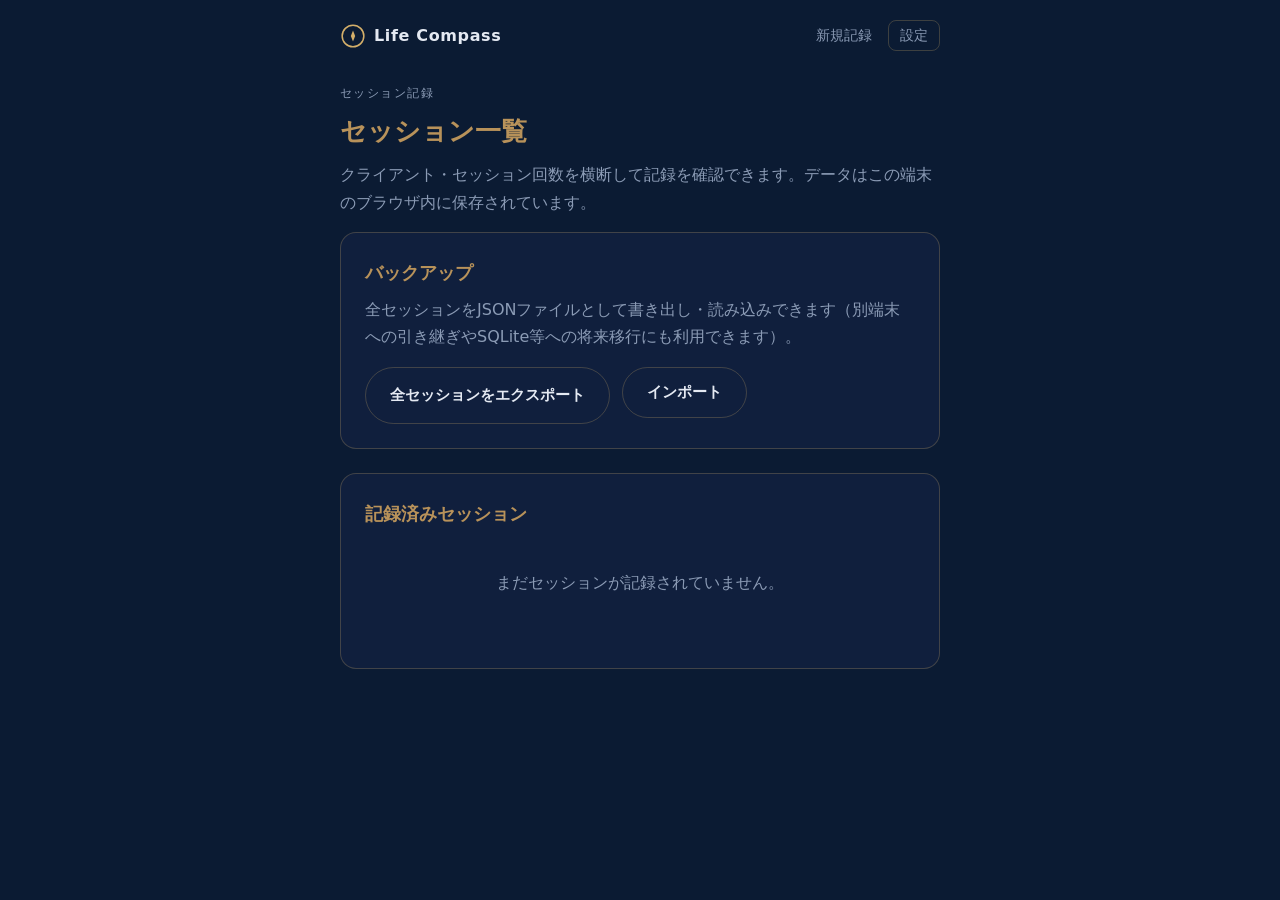
<file: lifecompass/sessions.html>
<!doctype html>
<html lang="ja">
<head>
<meta charset="UTF-8">
<meta name="viewport" content="width=device-width, initial-scale=1.0">
<title>セッション一覧 | Life Compass</title>
<link rel="stylesheet" href="style.css">
</head>
<body>

<div class="topbar">
  <a class="brand" href="index.html">
    <svg class="compass-icon" viewBox="0 0 24 24" fill="none" stroke="#D4AF6A" stroke-width="1.4">
      <circle cx="12" cy="12" r="10"/>
      <polygon points="12,7 14,12 12,17 10,12" fill="#D4AF6A" stroke="none"/>
    </svg>
    <span class="brand-name">Life Compass</span>
  </a>
  <div class="nav-links">
    <a href="input.html">新規記録</a>
    <button class="btn-icon" id="btn-settings" type="button">設定</button>
  </div>
</div>

<div class="page">
  <p class="eyebrow">セッション記録</p>
  <h1>セッション一覧</h1>
  <p class="lead">クライアント・セッション回数を横断して記録を確認できます。データはこの端末のブラウザ内に保存されています。</p>

  <div class="panel">
    <h2>バックアップ</h2>
    <p class="lead">全セッションをJSONファイルとして書き出し・読み込みできます（別端末への引き継ぎやSQLite等への将来移行にも利用できます）。</p>
    <div class="btn-row">
      <button class="btn btn-ghost" id="btn-export">全セッションをエクスポート</button>
      <label class="btn btn-ghost" style="cursor:pointer;">
        インポート
        <input type="file" id="f-import" accept="application/json" style="display:none;">
      </label>
    </div>
  </div>

  <div class="panel">
    <h2>記録済みセッション</h2>
    <ul class="session-list" id="session-list"></ul>
    <p class="empty-state" id="empty-state" hidden>まだセッションが記録されていません。</p>
  </div>
</div>

<!-- 設定モーダル -->
<div class="modal-backdrop" id="modal-settings" hidden>
  <div class="modal">
    <h2>設定</h2>
    <p class="hint">AI判定にはAnthropic Claude APIを直接ブラウザから呼び出します。APIキーはこの端末のブラウザ内にのみ保存されます。</p>
    <label for="input-api-key">Anthropic APIキー</label>
    <input type="password" id="input-api-key" placeholder="sk-ant-...">
    <label for="input-model">モデル</label>
    <input type="text" id="input-model" placeholder="claude-sonnet-4-5">
    <div class="modal-actions">
      <button class="btn btn-ghost" id="btn-settings-cancel" type="button">閉じる</button>
      <button class="btn btn-primary" id="btn-settings-save" type="button">保存</button>
    </div>
  </div>
</div>

<script src="common.js"></script>
<script>
  function avgScore(session) {
    const vals = COMPASSES.map((c) => (session.compasses[c.key] || {}).score || 0);
    return (vals.reduce((a, b) => a + b, 0) / vals.length).toFixed(1);
  }

  function render() {
    const list = document.getElementById("session-list");
    const sessions = Store.all().sort((a, b) => (b.session_date || "").localeCompare(a.session_date || ""));
    list.innerHTML = "";
    document.getElementById("empty-state").hidden = sessions.length > 0;

    sessions.forEach((s) => {
      const li = document.createElement("li");
      li.className = "session-row";
      li.innerHTML = `
        <div class="session-info">
          <div class="name">${s.client_name}（第${s.session_number}回）</div>
          <div class="meta">${s.session_date} ・ ${s.theme || "テーマ未設定"} ・ 平均スコア ${avgScore(s)}</div>
        </div>
        <div class="session-actions">
          <a class="btn btn-ghost" href="card.html?id=${encodeURIComponent(s.id)}">カードを見る</a>
          <button class="btn btn-danger" data-id="${s.id}">削除</button>
        </div>
      `;
      li.querySelector(".btn-danger").addEventListener("click", () => {
        if (confirm(`${s.client_name}（${s.session_date}）のセッションを削除しますか？`)) {
          Store.remove(s.id);
          render();
        }
      });
      list.appendChild(li);
    });
  }
  render();

  document.getElementById("btn-export").addEventListener("click", () => {
    const blob = new Blob([JSON.stringify(Store.all(), null, 2)], { type: "application/json" });
    const url = URL.createObjectURL(blob);
    const a = document.createElement("a");
    a.href = url;
    a.download = `lifecompass_sessions_${new Date().toISOString().slice(0, 10)}.json`;
    a.click();
    URL.revokeObjectURL(url);
  });

  document.getElementById("f-import").addEventListener("change", (e) => {
    const file = e.target.files[0];
    if (!file) return;
    const reader = new FileReader();
    reader.onload = () => {
      try {
        const parsed = JSON.parse(reader.result);
        const sessions = Array.isArray(parsed) ? parsed : [parsed];
        Store.importMany(sessions);
        render();
        alert(`${sessions.length}件のセッションを読み込みました。`);
      } catch (err) {
        alert("JSONファイルの読み込みに失敗しました。");
      }
    };
    reader.readAsText(file);
    e.target.value = "";
  });

  // 設定モーダル
  const modal = document.getElementById("modal-settings");
  document.getElementById("btn-settings").addEventListener("click", () => {
    document.getElementById("input-api-key").value = Settings.apiKey;
    document.getElementById("input-model").value = Settings.model;
    modal.hidden = false;
  });
  document.getElementById("btn-settings-cancel").addEventListener("click", () => (modal.hidden = true));
  document.getElementById("btn-settings-save").addEventListener("click", () => {
    Settings.apiKey = document.getElementById("input-api-key").value.trim();
    Settings.model = document.getElementById("input-model").value.trim() || undefined;
    modal.hidden = true;
  });
</script>
</body>
</html>
</file>
<file: style.css>
:root{
  --paper:#EEF0EC;
  --paper-line:#D9DCD3;
  --ink:#1E2A32;
  --ink-soft:#5B6870;
  --navy:#26415A;
  --highlight:#F2B705;
  --highlight-soft:#FCE9AE;
  --pen:#B4482F;
  --teal:#3C6E64;
  --card:#FBFAF6;
  --shadow:0 1px 0 rgba(30,42,50,0.06);
}
*{box-sizing:border-box;}
html,body{margin:0;padding:0;}
body{
  background:
    linear-gradient(var(--paper-line) 1px, transparent 1px) 0 0/100% 32px,
    var(--paper);
  color:var(--ink);
  font-family:'Zen Kaku Gothic New', sans-serif;
  line-height:1.75;
  padding-bottom:80px;
}
.wrap{max-width:920px;margin:0 auto;padding:0 24px;}

/* header */
header.top{
  padding:52px 24px 28px;
  max-width:920px;margin:0 auto;
  border-bottom:2px solid var(--ink);
}
.eyebrow{
  font-size:12px;letter-spacing:.28em;color:var(--teal);font-weight:700;
  text-transform:uppercase;margin-bottom:10px;
}
h1.title{
  font-family:'Shippori Mincho', serif;
  font-size:clamp(28px,5vw,42px);
  font-weight:700;margin:0 0 6px;color:var(--navy);
  letter-spacing:.02em;
}
.sub{color:var(--ink-soft);font-size:14px;}

/* attribute selector */
.desk{
  background:var(--card);
  border:1px solid var(--paper-line);
  border-radius:2px;
  box-shadow:var(--shadow);
  padding:26px 26px 22px;
  margin:28px 0 40px;
  position:relative;
}
.desk::before{
  content:'CLIENT PROFILE';
  position:absolute;top:-11px;left:22px;
  background:var(--navy);color:#fff;
  font-size:10px;letter-spacing:.18em;font-weight:700;
  padding:3px 10px;border-radius:2px;
}
.field-row{display:flex;flex-wrap:wrap;gap:22px;margin-top:8px;}
.field{flex:1;min-width:220px;}
.field label{
  display:block;font-size:12px;font-weight:700;color:var(--ink-soft);
  margin-bottom:6px;letter-spacing:.04em;
}
select, input[type=text]{
  width:100%;font-family:inherit;font-size:15px;color:var(--ink);
  padding:10px 12px;border:1.5px solid var(--ink);border-radius:2px;
  background:#fff url('data:image/svg+xml;utf8,<svg xmlns="http://www.w3.org/2000/svg" width="12" height="8"><path d="M1 1l5 5 5-5" stroke="%231E2A32" stroke-width="1.6" fill="none"/></svg>') no-repeat right 12px center;
  appearance:none;-webkit-appearance:none;
}
input[type=text]{background:#fff;}
.field.company{flex:2;min-width:280px;}
.other-note{
  display:none;
  font-size:12.5px;color:var(--pen);margin-top:8px;
  background:#FCEFEA;border-left:3px solid var(--pen);padding:8px 10px;
}
.other-note.show{display:block;}

/* section header */
.section{margin:56px 0 0;}
.section-head{
  display:flex;align-items:baseline;gap:14px;
  border-bottom:2px solid var(--navy);padding-bottom:10px;margin-bottom:26px;
}
.section-num{
  font-family:'Shippori Mincho',serif;font-size:15px;color:#fff;
  background:var(--navy);width:30px;height:30px;border-radius:50%;
  display:flex;align-items:center;justify-content:center;flex:none;
}
.section-head h2{
  font-family:'Shippori Mincho',serif;font-size:21px;margin:0;color:var(--navy);
}
.section-desc{font-size:12.5px;color:var(--ink-soft);margin:-18px 0 22px 44px;}

/* Q card */
.qcard{
  background:var(--card);border:1px solid var(--paper-line);
  border-radius:2px;padding:20px 22px 20px;margin-bottom:18px;
  box-shadow:var(--shadow);position:relative;
}
.qtag{
  font-family:'Shippori Mincho',serif;font-weight:700;color:var(--teal);
  font-size:12px;letter-spacing:.1em;margin-bottom:6px;display:block;
}
.qtext{font-size:16px;font-weight:700;color:var(--ink);margin:0 0 14px;}
.chips{
  display:grid;
  grid-template-columns:repeat(auto-fit, minmax(230px, 1fr));
  grid-auto-rows:1fr;
  gap:10px;margin-bottom:12px;
}
.chip{
  font-size:13px;line-height:1.5;padding:10px 13px;
  border:1.4px solid var(--navy);border-radius:6px;
  background:#fff;color:var(--navy);cursor:pointer;
  transition:background .15s, color .15s, transform .1s;
  display:flex;align-items:center;text-align:left;
  height:100%;width:100%;
}
.chip:hover{background:var(--highlight-soft);}
.chip.selected{background:var(--highlight);border-color:var(--highlight);color:var(--ink);font-weight:700;}
.chip:active{transform:scale(.98);}
textarea{
  width:100%;min-height:64px;font-family:inherit;font-size:14.5px;color:var(--ink);
  border:1.5px dashed var(--paper-line);border-radius:2px;padding:10px 12px;
  resize:vertical;background:repeating-linear-gradient(#FBFAF6,#FBFAF6 27px,#E7E4DA 28px);
  line-height:28px;
}

/* OK/NG for section IV */
.okng{display:flex;gap:10px;margin-bottom:12px;}
.okng button{
  font-family:inherit;font-weight:700;font-size:13px;padding:7px 18px;
  border:1.5px solid var(--ink);border-radius:2px;background:#fff;cursor:pointer;
}
.okng button.ok.on{background:var(--teal);color:#fff;border-color:var(--teal);}
.okng button.ng.on{background:var(--pen);color:#fff;border-color:var(--pen);}

/* checklist */
.checklist{list-style:none;padding:0;margin:0;}
.checklist li{
  display:flex;gap:10px;align-items:flex-start;font-size:14.5px;
  padding:10px 0;border-bottom:1px solid var(--paper-line);
}
.checklist li:last-child{border-bottom:none;}
.checklist input{margin-top:3px;flex:none;width:16px;height:16px;accent-color:var(--teal);}

/* agenda builder */
.agenda-item{
  display:flex;gap:12px;align-items:flex-start;margin-bottom:10px;
}
.agenda-badge{
  flex:none;width:26px;height:26px;border-radius:50%;background:var(--navy);color:#fff;
  display:flex;align-items:center;justify-content:center;font-size:12px;font-weight:700;
  font-family:'Shippori Mincho',serif;
}
.agenda-item input{
  flex:1;font-family:inherit;font-size:14px;padding:8px 10px;border:1px solid var(--paper-line);
  border-radius:2px;background:#fff;
}
.add-row{
  font-size:12.5px;color:var(--teal);background:none;border:1px dashed var(--teal);
  border-radius:2px;padding:6px 12px;cursor:pointer;margin-top:4px;
}

footer.bottom{
  max-width:920px;margin:60px auto 0;padding:0 24px;
  display:flex;justify-content:space-between;align-items:center;
  flex-wrap:wrap;gap:14px;
  color:var(--ink-soft);font-size:12px;
}
.export-btn{
  font-family:inherit;font-weight:700;font-size:14px;color:#fff;
  background:var(--navy);border:none;padding:12px 26px;border-radius:2px;cursor:pointer;
}
.export-btn:hover{background:var(--ink);}
.export-btn.secondary{background:#fff;color:var(--navy);border:1.5px solid var(--navy);}
.export-btn.secondary:hover{background:var(--highlight-soft);}
.export-btn:disabled{opacity:.55;cursor:wait;}

@media (max-width:600px){
  header.top{padding:36px 18px 22px;}
  .desk{padding:20px 18px;}
  .qcard{padding:16px;}
  footer.bottom{justify-content:center;text-align:center;}
}
</file>
<file: divorce/style.css>
:root {
  color-scheme: light;
  --page: #f5f6fb;
  --surface-1: #ffffff;
  --surface-2: #f7f8fd;
  --text-primary: #2c2e3d;
  --text-secondary: #676b82;
  --text-muted: #9a9db0;
  --border: rgba(44, 46, 61, 0.09);
  --gridline: #e7e8f2;
  --accent: #5b6bcf;
  --accent-soft: #e3e5fa;
  --accent-ink: #ffffff;
  --chip-bg: #eef0fa;
  --shadow: rgba(44, 46, 61, 0.07);

  --cat-communication: #3f83c2;
  --cat-values: #7c5cbf;
  --cat-money: #b98a2e;
  --cat-respect: #d1495b;
  --cat-trust: #c2578a;
  --cat-intimacy: #cf6b6b;
  --cat-housework: #3f9a7f;
  --cat-inlaw: #8a7658;

  --level-1: #2f9e6e;
  --level-2: #3f9ac2;
  --level-3: #d1a83b;
  --level-4: #dd8a3d;
  --level-5: #d1495b;

  --safety-bg: #fdeeee;
  --safety-border: #f2c6c9;
  --safety-text: #7a2430;
}

@media (prefers-color-scheme: dark) {
  :root:not([data-theme="light"]) {
    color-scheme: dark;
    --page: #15161f;
    --surface-1: #1e2029;
    --surface-2: #252732;
    --text-primary: #f1f1f7;
    --text-secondary: #c1c2d4;
    --text-muted: #85889c;
    --border: rgba(255, 255, 255, 0.1);
    --gridline: #30323f;
    --accent: #8b97e6;
    --accent-soft: #2c2f4a;
    --accent-ink: #1a1c2b;
    --chip-bg: #282a38;
    --shadow: rgba(0, 0, 0, 0.3);

    --cat-communication: #5a9bd6;
    --cat-values: #9a7ed6;
    --cat-money: #cfa23f;
    --cat-respect: #e0707f;
    --cat-trust: #d478a3;
    --cat-intimacy: #dd8686;
    --cat-housework: #52b598;
    --cat-inlaw: #a3906e;

    --level-1: #3fb583;
    --level-2: #55aed6;
    --level-3: #dfba4e;
    --level-4: #e69a52;
    --level-5: #e0707f;

    --safety-bg: #2e1c1f;
    --safety-border: #4a2a2f;
    --safety-text: #f0c3c8;
  }
}

:root[data-theme="dark"] {
  color-scheme: dark;
  --page: #15161f;
  --surface-1: #1e2029;
  --surface-2: #252732;
  --text-primary: #f1f1f7;
  --text-secondary: #c1c2d4;
  --text-muted: #85889c;
  --border: rgba(255, 255, 255, 0.1);
  --gridline: #30323f;
  --accent: #8b97e6;
  --accent-soft: #2c2f4a;
  --accent-ink: #1a1c2b;
  --chip-bg: #282a38;
  --shadow: rgba(0, 0, 0, 0.3);

  --cat-communication: #5a9bd6;
  --cat-values: #9a7ed6;
  --cat-money: #cfa23f;
  --cat-respect: #e0707f;
  --cat-trust: #d478a3;
  --cat-intimacy: #dd8686;
  --cat-housework: #52b598;
  --cat-inlaw: #a3906e;

  --level-1: #3fb583;
  --level-2: #55aed6;
  --level-3: #dfba4e;
  --level-4: #e69a52;
  --level-5: #e0707f;

  --safety-bg: #2e1c1f;
  --safety-border: #4a2a2f;
  --safety-text: #f0c3c8;
}

* { box-sizing: border-box; }

html, body {
  margin: 0;
  padding: 0;
  background: var(--page);
  color: var(--text-primary);
  font-family: system-ui, -apple-system, "Hiragino Sans", "Yu Gothic", "Segoe UI", sans-serif;
  -webkit-font-smoothing: antialiased;
}

@media (prefers-reduced-motion: no-preference) {
  * { scroll-behavior: smooth; }
}

.app {
  position: relative;
  min-height: 100vh;
  display: flex;
  align-items: flex-start;
  justify-content: center;
  padding: 32px 16px 64px;
  overflow-x: clip;
}

.app::before,
.app::after {
  content: "";
  position: absolute;
  width: 360px;
  height: 360px;
  border-radius: 50%;
  filter: blur(70px);
  opacity: 0.45;
  z-index: 0;
  pointer-events: none;
}
.app::before {
  top: -120px;
  left: -100px;
  background: radial-gradient(circle, var(--cat-communication), transparent 70%);
}
.app::after {
  top: 80px;
  right: -140px;
  background: radial-gradient(circle, var(--cat-values), transparent 70%);
}

.screen {
  position: relative;
  z-index: 1;
  width: 100%;
  max-width: 640px;
}

.card {
  background: var(--surface-1);
  border: 1px solid var(--border);
  border-radius: 24px;
  padding: 32px 28px;
  box-shadow: 0 8px 28px var(--shadow);
}

.intro-illustration {
  display: flex;
  justify-content: center;
  margin: 0 0 16px;
}
.intro-illustration svg { max-width: 100%; height: auto; }

.eyebrow {
  font-size: 13px;
  font-weight: 600;
  letter-spacing: 0.04em;
  color: var(--text-muted);
  margin: 0 0 8px;
}

h1 { font-size: 24px; line-height: 1.42; margin: 0 0 6px; font-weight: 800; text-wrap: balance; }
.subtitle { font-size: 14.5px; font-weight: 700; color: var(--accent); margin: 0 0 18px; }
h2 { font-size: 19px; line-height: 1.55; margin: 0 0 22px; font-weight: 700; text-wrap: balance; }
h3 { font-size: 15px; font-weight: 700; margin: 30px 0 14px; }

.lead { font-size: 15px; line-height: 1.85; color: var(--text-secondary); margin: 0 0 20px; }
.lead.small { font-size: 14px; margin-bottom: 20px; }

.feature-list { margin: 0 0 24px; padding: 0; list-style: none; display: flex; flex-wrap: wrap; gap: 8px; }
.feature-list li {
  font-size: 13px;
  font-weight: 600;
  color: var(--text-secondary);
  padding: 8px 14px;
  background: var(--chip-bg);
  border-radius: 999px;
}

.guidance {
  font-size: 13.5px;
  color: var(--text-muted);
  line-height: 1.7;
  margin: 0 0 20px;
}

.btn {
  display: inline-block;
  width: 100%;
  border: none;
  border-radius: 999px;
  padding: 16px 20px;
  font-size: 15.5px;
  font-weight: 700;
  cursor: pointer;
  text-align: center;
  font-family: inherit;
  transition: opacity 0.15s ease, transform 0.05s ease;
}
.btn:active { transform: scale(0.98); }
.btn:focus-visible { outline: 3px solid var(--accent); outline-offset: 3px; }
.btn-primary { background: var(--accent); color: var(--accent-ink); }
.btn-primary:hover { opacity: 0.9; }
.btn-primary:disabled { opacity: 0.35; cursor: not-allowed; }
.btn-ghost {
  background: transparent;
  color: var(--text-secondary);
  border: 1px solid var(--border);
  width: auto;
  padding: 11px 20px;
  border-radius: 999px;
}
.btn-ghost:hover { background: var(--chip-bg); }
.btn-ghost:disabled { opacity: 0.3; cursor: not-allowed; }

.disclaimer {
  font-size: 12px;
  color: var(--text-muted);
  margin: 18px 0 0;
  line-height: 1.7;
}

.intro-notice {
  font-size: 12.5px;
  color: var(--text-secondary);
  line-height: 1.8;
  background: var(--chip-bg);
  border-radius: 14px;
  padding: 14px 16px;
  margin: 0 0 22px;
}

.progress-wrap { margin-bottom: 26px; }
.progress-bar { height: 8px; border-radius: 999px; background: var(--gridline); overflow: hidden; margin-bottom: 8px; }
.progress-fill { height: 100%; width: 0%; background: var(--accent); border-radius: 999px; transition: width 0.3s ease; }
.progress-label { font-size: 12px; color: var(--text-muted); margin: 0; font-variant-numeric: tabular-nums; }

.question-text { font-size: 18.5px; text-wrap: balance; }

.yesno { display: grid; grid-template-columns: 1fr 1fr; gap: 12px; margin-bottom: 22px; }
.yesno-btn {
  display: flex;
  flex-direction: column;
  align-items: center;
  justify-content: center;
  gap: 4px;
  padding: 26px 12px;
  min-height: 92px;
  border-radius: 20px;
  border: 2px solid var(--border);
  background: var(--surface-2);
  color: var(--text-primary);
  cursor: pointer;
  font-family: inherit;
  transition: border-color 0.12s ease, background 0.12s ease, transform 0.05s ease;
}
.yesno-btn:active { transform: scale(0.97); }
.yesno-btn:hover { background: var(--chip-bg); }
.yesno-btn:focus-visible { outline: 3px solid var(--accent); outline-offset: 3px; }
.yesno-btn .yn-label { font-size: 18px; font-weight: 800; letter-spacing: 0.02em; }
.yesno-btn .yn-sub { font-size: 12px; color: var(--text-muted); }
.yesno-btn.selected { border-color: var(--accent); background: var(--accent-soft); }

.nav-row { display: flex; justify-content: flex-start; }

.loading-wrap { text-align: center; padding: 24px 0; }
.loading-spinner {
  width: 44px;
  height: 44px;
  margin: 0 auto 22px;
  border-radius: 50%;
  border: 4px solid var(--gridline);
  border-top-color: var(--accent);
  animation: spin 0.9s linear infinite;
}
@media (prefers-reduced-motion: reduce) {
  .loading-spinner { animation: none; border-top-color: var(--gridline); }
}
@keyframes spin { to { transform: rotate(360deg); } }
.loading-text { font-size: 14.5px; color: var(--text-secondary); }

/* RESULT */
.card-result { text-align: left; }
.result-lead { font-size: 14px; color: var(--text-muted); margin: 0 0 4px; }

.ring-wrap {
  display: flex;
  flex-direction: column;
  align-items: center;
  text-align: center;
  margin: 6px 0 22px;
}
.ring-box { position: relative; width: 176px; height: 176px; }
.ring-svg { width: 100%; height: 100%; transform: rotate(-90deg); }
.ring-track { fill: none; stroke: var(--gridline); }
.ring-progress {
  fill: none;
  stroke: var(--ring-color, var(--accent));
  stroke-linecap: round;
  transition: stroke-dashoffset 1s cubic-bezier(0.22, 1, 0.36, 1), stroke 0.4s ease;
}
.ring-center {
  position: absolute;
  inset: 0;
  display: flex;
  flex-direction: column;
  align-items: center;
  justify-content: center;
}
.ring-percent { font-size: 34px; font-weight: 800; line-height: 1; font-variant-numeric: tabular-nums; }
.ring-percent-sign { font-size: 17px; font-weight: 700; margin-left: 1px; }
.ring-caption { font-size: 11.5px; color: var(--text-muted); margin-top: 5px; font-weight: 600; }

.risk-badge {
  display: inline-block;
  font-size: 12.5px;
  font-weight: 700;
  padding: 6px 14px;
  border-radius: 999px;
  background: var(--chip-bg);
  color: var(--ring-color, var(--accent));
  margin-top: 14px;
}

.risk-title { font-size: 21px; font-weight: 800; text-align: center; margin: 10px 0 8px; text-wrap: balance; }
.risk-lead { font-size: 14.5px; color: var(--text-secondary); text-align: center; margin: 0 0 18px; line-height: 1.8; }

.result-note {
  font-size: 13.5px;
  line-height: 1.8;
  color: var(--text-secondary);
  background: var(--chip-bg);
  border-radius: 14px;
  padding: 14px 16px;
  margin: 0 0 22px;
}

.safety-notice {
  background: var(--safety-bg);
  border: 1px solid var(--safety-border);
  border-radius: 16px;
  padding: 18px 20px;
  margin: 0 0 24px;
}
.safety-notice-title {
  font-size: 14px;
  font-weight: 800;
  color: var(--safety-text);
  margin: 0 0 8px;
  display: flex;
  align-items: center;
  gap: 6px;
}
.safety-notice p {
  font-size: 13.5px;
  line-height: 1.8;
  color: var(--safety-text);
  margin: 0 0 12px;
}
.safety-contacts { display: grid; gap: 8px; margin: 0; padding: 0; list-style: none; }
.safety-contacts li {
  font-size: 13px;
  line-height: 1.6;
  color: var(--safety-text);
  background: var(--surface-1);
  border-radius: 10px;
  padding: 9px 12px;
}
.safety-contacts strong { display: block; font-size: 13.5px; margin-bottom: 2px; }

.combo-card { background: var(--surface-2); border: 1px solid var(--border); border-radius: 18px; padding: 18px 20px; margin: 0 0 8px; }
.combo-card p {
  font-size: 14.5px;
  line-height: 1.85;
  color: var(--text-primary);
  margin: 0 0 14px;
}
.combo-card p:last-child { margin-bottom: 0; }

.risk-focus { display: grid; gap: 12px; margin-bottom: 8px; }
.risk-focus-row {
  display: flex;
  gap: 14px;
  align-items: flex-start;
  padding: 16px 18px;
  border-radius: 16px;
  background: var(--surface-2);
  border: 1px solid var(--border);
}
.risk-focus-row .rf-dot { width: 12px; height: 12px; min-width: 12px; border-radius: 50%; margin-top: 5px; background: var(--tc, var(--accent)); }
.risk-focus-row .rf-rank { font-size: 11px; font-weight: 700; color: var(--text-muted); letter-spacing: 0.03em; margin: 0 0 3px; }
.risk-focus-row .rf-name { font-size: 15.5px; font-weight: 800; margin: 0 0 4px; }
.risk-focus-row .rf-catch { font-size: 13px; color: var(--text-secondary); margin: 0 0 8px; line-height: 1.7; }
.risk-focus-row .rf-advice { font-size: 13px; color: var(--text-primary); margin: 0; line-height: 1.75; background: var(--chip-bg); border-radius: 10px; padding: 9px 12px; }

.scores-heading { margin-top: 30px; }
.scores-caption { font-size: 12.5px; color: var(--text-muted); margin: -10px 0 16px; line-height: 1.7; }

.score-chart { display: grid; gap: 14px; margin-bottom: 8px; }
.score-row { display: grid; grid-template-columns: 128px 1fr; align-items: center; gap: 12px; }
.score-row .score-name { font-size: 12.5px; color: var(--text-secondary); font-weight: 600; }
.score-dots { display: flex; gap: 6px; }
.score-dot { width: 15px; height: 15px; border-radius: 50%; background: var(--gridline); }
.score-dot.filled { background: var(--tc, var(--accent)); }

.common-message {
  margin-top: 30px;
  padding: 20px;
  border-radius: 18px;
  background: var(--surface-2);
  border: 1px solid var(--border);
}
.common-message p { font-size: 14px; line-height: 1.85; color: var(--text-secondary); margin: 0 0 10px; }
.common-message p:last-child { margin-bottom: 0; font-weight: 700; color: var(--text-primary); }

.action-row { display: grid; gap: 10px; margin-top: 24px; }
.btn-share {
  display: flex;
  align-items: center;
  justify-content: center;
  gap: 8px;
  background: var(--text-primary);
  color: var(--page);
}
.btn-share:hover { opacity: 0.88; }

@media (max-width: 420px) {
  .card { padding: 26px 20px; }
  h1 { font-size: 21px; }
  .yesno-btn { min-height: 84px; padding: 20px 10px; }
  .score-row { grid-template-columns: 100px 1fr; }
  .ring-box { width: 152px; height: 152px; }
  .ring-percent { font-size: 29px; }
}
</file>
<file: lifecompass/style.css>
/* ===========================================================
   Lifecompass — G7ブランドデザインシステム
   紺 × ゴールド / 羅針盤モチーフ
   =========================================================== */

:root {
  --navy: #0b1b33;
  --navy-panel: #101f3d;
  --navy-panel-2: #142449;
  --gold: #d4af6a;
  --gold-heading: #b8925a;
  --text: #e4e9f2;
  --text-muted: #8b9bb5;
  --border: rgba(212, 175, 106, 0.25);
  --danger: #e08a8a;
  --radius: 16px;
  --font: "Hiragino Sans", "Noto Sans JP", "Yu Gothic", system-ui, -apple-system, sans-serif;
}

* {
  box-sizing: border-box;
}

html,
body {
  margin: 0;
  padding: 0;
}

body {
  background: var(--navy);
  color: var(--text);
  font-family: var(--font);
  line-height: 1.7;
  min-height: 100vh;
}

.page {
  max-width: 640px;
  margin: 0 auto;
  padding: 2rem 1.25rem 4rem;
}

a {
  color: var(--gold);
}

/* ---------- ヘッダー・ナビ ---------- */

.topbar {
  display: flex;
  align-items: center;
  justify-content: space-between;
  max-width: 640px;
  margin: 0 auto;
  padding: 1.25rem 1.25rem 0;
}

.brand {
  display: flex;
  align-items: center;
  gap: 0.5rem;
  text-decoration: none;
  color: var(--text);
}

.brand-name {
  font-weight: 600;
  letter-spacing: 0.04em;
}

.compass-icon {
  width: 26px;
  height: 26px;
  flex: none;
}

.nav-links {
  display: flex;
  gap: 1rem;
  align-items: center;
  font-size: 0.9rem;
}

.nav-links a {
  text-decoration: none;
  color: var(--text-muted);
}

.nav-links a:hover {
  color: var(--gold);
}

.btn-icon {
  background: none;
  border: 1px solid var(--border);
  color: var(--text-muted);
  border-radius: 8px;
  padding: 0.35rem 0.7rem;
  cursor: pointer;
  font-size: 0.85rem;
}

.btn-icon:hover {
  color: var(--gold);
  border-color: var(--gold);
}

/* ---------- 見出し・テキスト ---------- */

h1,
h2,
h3 {
  color: var(--gold-heading);
  font-weight: 600;
  margin: 0 0 0.5rem;
}

h1 {
  font-size: 1.6rem;
}

h2 {
  font-size: 1.15rem;
}

h3 {
  font-size: 1rem;
}

p {
  margin: 0 0 1rem;
}

.eyebrow {
  text-transform: uppercase;
  letter-spacing: 0.12em;
  font-size: 0.75rem;
  color: var(--text-muted);
  margin-bottom: 0.4rem;
}

.lead {
  color: var(--text-muted);
}

/* ---------- カードパネル（汎用） ---------- */

.panel {
  background: var(--navy-panel);
  border: 1px solid var(--border);
  border-radius: var(--radius);
  padding: 1.5rem 1.5rem;
  margin-bottom: 1.5rem;
}

/* ---------- ボタン ---------- */

.btn {
  display: inline-flex;
  align-items: center;
  justify-content: center;
  gap: 0.4rem;
  border-radius: 999px;
  padding: 0.75rem 1.5rem;
  font-size: 0.95rem;
  font-weight: 600;
  border: none;
  cursor: pointer;
  text-decoration: none;
  transition: opacity 0.15s ease, transform 0.1s ease;
}

.btn:active {
  transform: scale(0.98);
}

.btn:disabled {
  opacity: 0.5;
  cursor: not-allowed;
}

.btn-primary {
  background: linear-gradient(135deg, var(--gold), #c79a52);
  color: #1a1305;
}

.btn-primary:hover:not(:disabled) {
  opacity: 0.9;
}

.btn-ghost {
  background: transparent;
  color: var(--text);
  border: 1px solid var(--border);
}

.btn-ghost:hover:not(:disabled) {
  border-color: var(--gold);
  color: var(--gold);
}

.btn-danger {
  background: transparent;
  color: var(--danger);
  border: 1px solid rgba(224, 138, 138, 0.4);
}

.btn-block {
  width: 100%;
}

.btn-row {
  display: flex;
  gap: 0.75rem;
  flex-wrap: wrap;
  margin-top: 1rem;
}

/* ---------- フォーム ---------- */

label {
  display: block;
  font-size: 0.85rem;
  color: var(--text-muted);
  margin-bottom: 0.35rem;
}

input[type="text"],
input[type="date"],
input[type="number"],
input[type="password"],
textarea,
select {
  width: 100%;
  background: var(--navy);
  border: 1px solid var(--border);
  border-radius: 10px;
  padding: 0.65rem 0.8rem;
  color: var(--text);
  font-family: inherit;
  font-size: 0.95rem;
  margin-bottom: 1rem;
}

textarea {
  min-height: 140px;
  resize: vertical;
}

input:focus,
textarea:focus,
select:focus {
  outline: none;
  border-color: var(--gold);
}

.field-row {
  display: grid;
  grid-template-columns: 1fr 1fr;
  gap: 1rem;
}

@media (max-width: 480px) {
  .field-row {
    grid-template-columns: 1fr;
  }
}

.file-drop {
  border: 1px dashed var(--border);
  border-radius: 10px;
  padding: 0.9rem;
  text-align: center;
  color: var(--text-muted);
  font-size: 0.85rem;
  margin-bottom: 1rem;
}

/* ---------- 羅針盤スコア編集カード ---------- */

.compass-edit {
  border: 1px solid var(--border);
  border-radius: 12px;
  padding: 1rem;
  margin-bottom: 0.9rem;
  background: rgba(212, 175, 106, 0.04);
}

.compass-edit-head {
  display: flex;
  justify-content: space-between;
  align-items: baseline;
  margin-bottom: 0.5rem;
}

.compass-edit-head .ja {
  color: var(--text);
  font-weight: 600;
}

.compass-edit-head .en {
  color: var(--text-muted);
  font-size: 0.75rem;
  letter-spacing: 0.06em;
}

.score-row {
  display: flex;
  align-items: center;
  gap: 0.75rem;
  margin-bottom: 0.6rem;
}

.score-row input[type="range"] {
  flex: 1;
  accent-color: var(--gold);
}

.score-value {
  width: 2.2rem;
  text-align: center;
  color: var(--gold);
  font-weight: 700;
}

.compass-edit textarea {
  min-height: 70px;
  margin-bottom: 0;
}

/* ---------- ローディング/エラー/成功メッセージ ---------- */

.status-msg {
  border-radius: 10px;
  padding: 0.75rem 1rem;
  font-size: 0.9rem;
  margin-bottom: 1rem;
}

.status-msg.error {
  background: rgba(224, 138, 138, 0.1);
  border: 1px solid rgba(224, 138, 138, 0.35);
  color: var(--danger);
}

.status-msg.info {
  background: rgba(212, 175, 106, 0.08);
  border: 1px solid var(--border);
  color: var(--text-muted);
}

.spinner {
  width: 18px;
  height: 18px;
  border: 2px solid rgba(212, 175, 106, 0.25);
  border-top-color: var(--gold);
  border-radius: 50%;
  animation: spin 0.8s linear infinite;
  display: inline-block;
  vertical-align: middle;
  margin-right: 0.5rem;
}

@keyframes spin {
  to {
    transform: rotate(360deg);
  }
}

/* ---------- セッション一覧 ---------- */

.session-list {
  list-style: none;
  margin: 0;
  padding: 0;
}

.session-row {
  display: flex;
  justify-content: space-between;
  align-items: center;
  gap: 1rem;
  padding: 0.9rem 0;
  border-bottom: 1px solid var(--border);
}

.session-row:last-child {
  border-bottom: none;
}

.session-info .name {
  font-weight: 600;
  color: var(--text);
}

.session-info .meta {
  color: var(--text-muted);
  font-size: 0.82rem;
}

.session-actions {
  display: flex;
  gap: 0.5rem;
  flex: none;
}

.session-actions a,
.session-actions button {
  font-size: 0.8rem;
  padding: 0.4rem 0.9rem;
}

.empty-state {
  color: var(--text-muted);
  text-align: center;
  padding: 2rem 0;
}

/* ---------- 診断カード（羅針盤カード） ---------- */

.card-page {
  display: flex;
  justify-content: center;
  padding: 2.5rem 1rem;
}

.compass-card {
  background: var(--navy-panel);
  border: 1px solid var(--border);
  border-radius: var(--radius);
  padding: 2rem 1.75rem;
  max-width: 480px;
  width: 100%;
  box-shadow: 0 20px 60px rgba(0, 0, 0, 0.35);
}

.card-header {
  text-align: center;
  margin-bottom: 1.5rem;
}

.card-header .compass-icon {
  width: 34px;
  height: 34px;
  margin: 0 auto 0.6rem;
  display: block;
}

.card-header .session-label {
  text-transform: uppercase;
  letter-spacing: 0.18em;
  font-size: 0.7rem;
  color: var(--gold);
  margin-bottom: 0.5rem;
}

.card-header .client-name {
  font-size: 1.4rem;
  font-weight: 700;
  color: var(--text);
  margin-bottom: 0.25rem;
}

.card-header .session-meta {
  font-size: 0.85rem;
  color: var(--text-muted);
}

.chart-wrap {
  position: relative;
  height: 280px;
  margin: 0 auto 1.5rem;
}

.card-section {
  margin-bottom: 1.4rem;
}

.card-section h3 {
  font-size: 0.85rem;
  text-transform: uppercase;
  letter-spacing: 0.08em;
  color: var(--gold-heading);
  margin-bottom: 0.4rem;
}

.card-section p {
  color: var(--text);
  font-size: 0.92rem;
  margin: 0;
}

.card-footer {
  text-align: center;
  padding-top: 1.2rem;
  border-top: 1px solid var(--border);
  color: var(--text-muted);
  font-size: 0.78rem;
  letter-spacing: 0.04em;
}

.card-share-row {
  display: flex;
  gap: 0.6rem;
  margin-top: 1.5rem;
}

/* ---------- モーダル（設定） ---------- */

.modal-backdrop {
  position: fixed;
  inset: 0;
  background: rgba(0, 0, 0, 0.55);
  display: flex;
  align-items: center;
  justify-content: center;
  padding: 1rem;
  z-index: 50;
}

.modal-backdrop[hidden] {
  display: none;
}

.modal {
  background: var(--navy-panel-2);
  border: 1px solid var(--border);
  border-radius: var(--radius);
  padding: 1.5rem;
  max-width: 420px;
  width: 100%;
}

.modal-actions {
  display: flex;
  justify-content: flex-end;
  gap: 0.6rem;
}

.hint {
  font-size: 0.78rem;
  color: var(--text-muted);
  margin-top: -0.6rem;
  margin-bottom: 1rem;
}
</file>
<file: values-diagnosis/style.css>
:root {
  color-scheme: light;
  --page: #faf6ee;
  --surface-1: #fffdf9;
  --surface-2: #fbf3e3;
  --text-primary: #362f22;
  --text-secondary: #766a54;
  --text-muted: #a89877;
  --border: rgba(54, 47, 34, 0.1);
  --gridline: #ece1cb;
  --accent: #b8791c;
  --accent-soft: #f3e2bd;
  --accent-ink: #ffffff;
  --chip-bg: #f4ead4;
  --shadow: rgba(54, 47, 34, 0.07);
  --best: #8a9a5b;
  --best-soft: #eaf0da;
  --worst: #9c8a72;
  --worst-soft: #f1ebde;
}

@media (prefers-color-scheme: dark) {
  :root:not([data-theme="light"]) {
    color-scheme: dark;
    --page: #17140f;
    --surface-1: #211c15;
    --surface-2: #29221a;
    --text-primary: #f6efe0;
    --text-secondary: #cabca0;
    --text-muted: #8f8267;
    --border: rgba(255, 255, 255, 0.1);
    --gridline: #35301f;
    --accent: #e0a94a;
    --accent-soft: #453922;
    --accent-ink: #2a1d07;
    --chip-bg: #2c2519;
    --shadow: rgba(0, 0, 0, 0.3);
    --best: #a3b56f;
    --best-soft: #33361f;
    --worst: #b3a488;
    --worst-soft: #332c1f;
  }
}

:root[data-theme="dark"] {
  color-scheme: dark;
  --page: #17140f;
  --surface-1: #211c15;
  --surface-2: #29221a;
  --text-primary: #f6efe0;
  --text-secondary: #cabca0;
  --text-muted: #8f8267;
  --border: rgba(255, 255, 255, 0.1);
  --gridline: #35301f;
  --accent: #e0a94a;
  --accent-soft: #453922;
  --accent-ink: #2a1d07;
  --chip-bg: #2c2519;
  --shadow: rgba(0, 0, 0, 0.3);
  --best: #a3b56f;
  --best-soft: #33361f;
  --worst: #b3a488;
  --worst-soft: #332c1f;
}

* { box-sizing: border-box; }

html, body {
  margin: 0;
  padding: 0;
  background: var(--page);
  color: var(--text-primary);
  font-family: system-ui, -apple-system, "Hiragino Sans", "Yu Gothic", "Segoe UI", sans-serif;
  -webkit-font-smoothing: antialiased;
}

.app {
  min-height: 100vh;
  display: flex;
  align-items: flex-start;
  justify-content: center;
  padding: 32px 16px 64px;
}

.screen { width: 100%; max-width: 640px; }

.card {
  background: var(--surface-1);
  border: 1px solid var(--border);
  border-radius: 22px;
  padding: 32px 28px;
  box-shadow: 0 8px 24px var(--shadow);
}

.eyebrow { font-size: 13px; font-weight: 600; letter-spacing: 0.04em; color: var(--accent); margin: 0 0 8px; }

h1 { font-size: 25px; line-height: 1.4; margin: 0 0 6px; font-weight: 800; text-wrap: balance; }
.subtitle { font-size: 14px; font-weight: 700; color: var(--text-muted); margin: 0 0 18px; }
h2 { font-size: 19px; line-height: 1.55; margin: 0 0 24px; font-weight: 700; text-wrap: balance; }
h3 { font-size: 15px; font-weight: 700; margin: 30px 0 6px; }

.lead { font-size: 15px; line-height: 1.85; color: var(--text-secondary); margin: 0 0 20px; }

.feature-list { margin: 0 0 22px; padding: 0; list-style: none; display: flex; flex-wrap: wrap; gap: 8px; }
.feature-list li { font-size: 13px; font-weight: 600; color: var(--text-secondary); padding: 8px 14px; background: var(--chip-bg); border-radius: 999px; }

.guidance { font-size: 13.5px; color: var(--text-muted); line-height: 1.7; margin: 0 0 20px; }

.btn {
  display: inline-block; width: 100%; border: none; border-radius: 999px; padding: 16px 20px;
  font-size: 15.5px; font-weight: 700; cursor: pointer; text-align: center; font-family: inherit;
  transition: opacity 0.15s ease, transform 0.05s ease;
}
.btn:active { transform: scale(0.98); }
.btn:focus-visible { outline: 3px solid var(--accent); outline-offset: 3px; }
.btn-primary { background: var(--accent); color: var(--accent-ink); }
.btn-primary:hover { opacity: 0.9; }
.btn-primary:disabled { opacity: 0.35; cursor: not-allowed; }
.btn-ghost { background: transparent; color: var(--text-secondary); border: 1px solid var(--border); width: auto; padding: 11px 20px; border-radius: 999px; }
.btn-ghost:hover { background: var(--chip-bg); }
.btn-ghost:disabled { opacity: 0.3; cursor: not-allowed; }

.disclaimer { font-size: 12px; color: var(--text-muted); margin: 18px 0 0; line-height: 1.7; }

.progress-wrap { margin-bottom: 24px; }
.progress-bar { height: 8px; border-radius: 999px; background: var(--gridline); overflow: hidden; margin-bottom: 8px; }
.progress-fill { height: 100%; width: 0%; background: var(--accent); border-radius: 999px; transition: width 0.3s ease; }
.progress-label { font-size: 12px; color: var(--text-muted); margin: 0; font-variant-numeric: tabular-nums; }

.question-text { font-size: 18.5px; text-wrap: balance; }

.options { display: grid; gap: 10px; margin-bottom: 22px; }
.option {
  display: flex; align-items: center; gap: 12px; padding: 14px 16px; border-radius: 14px;
  border: 2px solid var(--border); background: var(--surface-2); cursor: pointer; font-size: 14.5px;
  color: var(--text-primary); transition: border-color 0.12s ease, background 0.12s ease;
}
.option:hover { background: var(--chip-bg); }
.option:focus-visible { outline: 3px solid var(--accent); outline-offset: 3px; }
.option.selected { border-color: var(--accent); background: var(--accent-soft); }
.option .dot { width: 18px; height: 18px; min-width: 18px; border-radius: 50%; border: 2px solid var(--text-muted); position: relative; flex-shrink: 0; }
.option.selected .dot { border-color: var(--accent); }
.option.selected .dot::after { content: ""; position: absolute; inset: 3px; border-radius: 50%; background: var(--accent); }
.option .option-label { flex: 1; text-align: left; font: inherit; }

.nav-row { display: flex; justify-content: flex-start; }

.loading-wrap { text-align: center; padding: 24px 0; }
.loading-spinner { width: 44px; height: 44px; margin: 0 auto 22px; border-radius: 50%; border: 4px solid var(--gridline); border-top-color: var(--accent); animation: spin 0.9s linear infinite; }
@media (prefers-reduced-motion: reduce) { .loading-spinner { animation: none; border-top-color: var(--accent); } }
@keyframes spin { to { transform: rotate(360deg); } }
.loading-text { font-size: 14.5px; color: var(--text-secondary); }

.card-result { text-align: left; }
.type-lead { font-size: 14px; color: var(--text-muted); margin: 0 0 6px; }
.type-block {
  padding: 18px; border-radius: 18px; background: var(--surface-2); margin-bottom: 12px; border: 1px solid var(--border);
}
.type-rank { font-size: 11px; font-weight: 700; color: var(--text-muted); letter-spacing: 0.04em; margin: 0 0 4px; }
.type-name { font-size: 18px; font-weight: 800; margin: 0 0 4px; color: var(--accent); }
.type-desc { font-size: 13.5px; color: var(--text-secondary); margin: 0; line-height: 1.7; }
.result-lead { font-size: 14px; color: var(--text-secondary); line-height: 1.8; margin: 24px 0 24px; }

.rank-section-title {
  display: flex; align-items: center; gap: 8px; font-size: 16px; font-weight: 800; margin: 8px 0 4px;
}
.rank-section-title .swatch { width: 12px; height: 12px; border-radius: 50%; }
.rank-note { font-size: 12.5px; color: var(--text-muted); margin: 0 0 14px; line-height: 1.7; }

.rank-list { display: grid; gap: 10px; margin-bottom: 30px; }
.rank-row {
  display: grid; grid-template-columns: 28px 1fr; gap: 12px; padding: 14px 16px; border-radius: 14px;
  background: var(--surface-2); border: 1px solid var(--border);
}
.rank-row .rank-num { font-size: 13px; font-weight: 800; color: var(--rc, var(--accent)); font-variant-numeric: tabular-nums; }
.rank-row .rank-name { font-size: 15.5px; font-weight: 800; margin: 0 0 3px; }
.rank-row .rank-desc { font-size: 13px; color: var(--text-secondary); line-height: 1.6; margin: 0 0 8px; }
.rank-row .rank-track { height: 6px; border-radius: 999px; background: var(--gridline); overflow: hidden; }
.rank-row .rank-fill { height: 100%; border-radius: 999px; background: var(--rc, var(--accent)); }

.next-step-box {
  background: var(--chip-bg); border-radius: 16px; padding: 18px 20px; margin: 8px 0 24px;
}
.next-step-box p { font-size: 13.5px; line-height: 1.85; color: var(--text-secondary); margin: 0; }

.action-row { display: grid; gap: 10px; }

@media print {
  body, .app { background: #ffffff; padding: 0; }
  .card { box-shadow: none; border: none; border-radius: 0; }
  .no-print { display: none !important; }
  .rank-row, .type-block, .next-step-box { break-inside: avoid; }
}

@media (max-width: 420px) {
  .card { padding: 26px 20px; }
  h1 { font-size: 22px; }
  .rank-row { grid-template-columns: 22px 1fr; padding: 12px 14px; }
}
</file>
